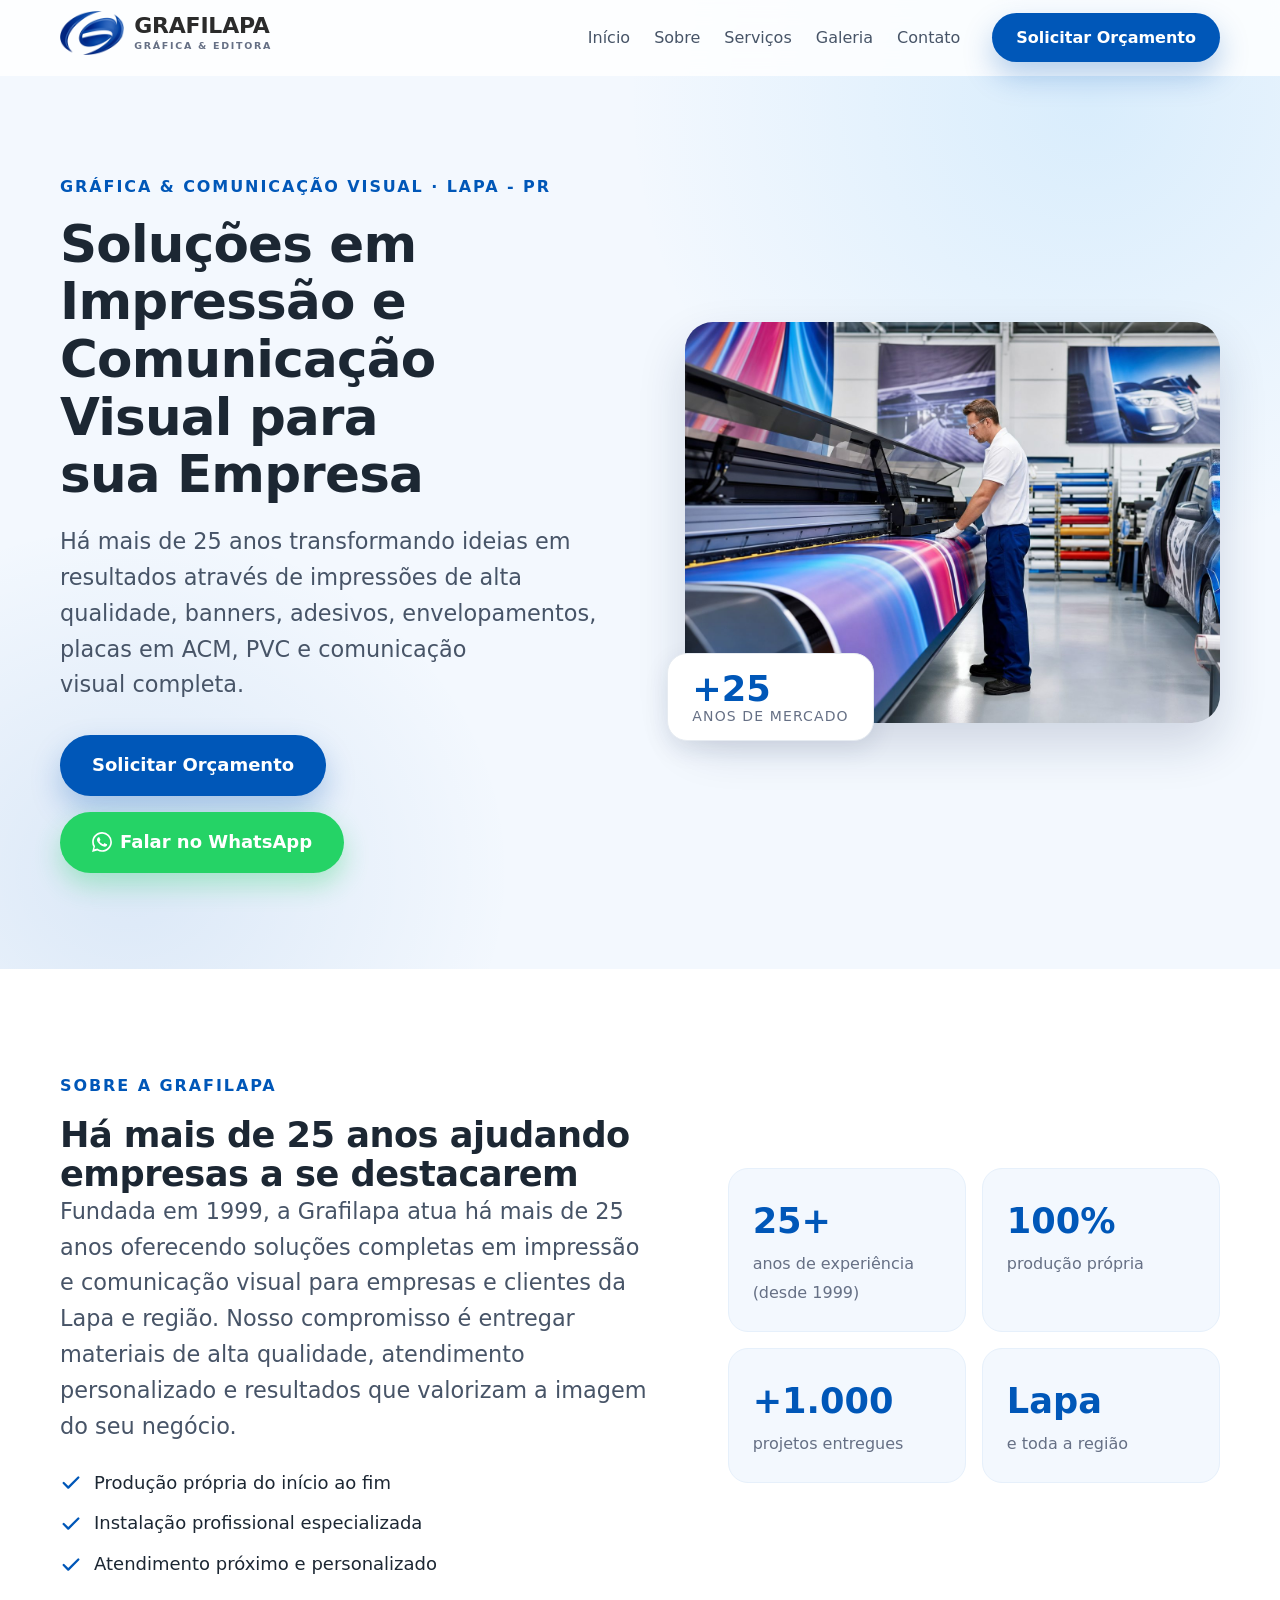
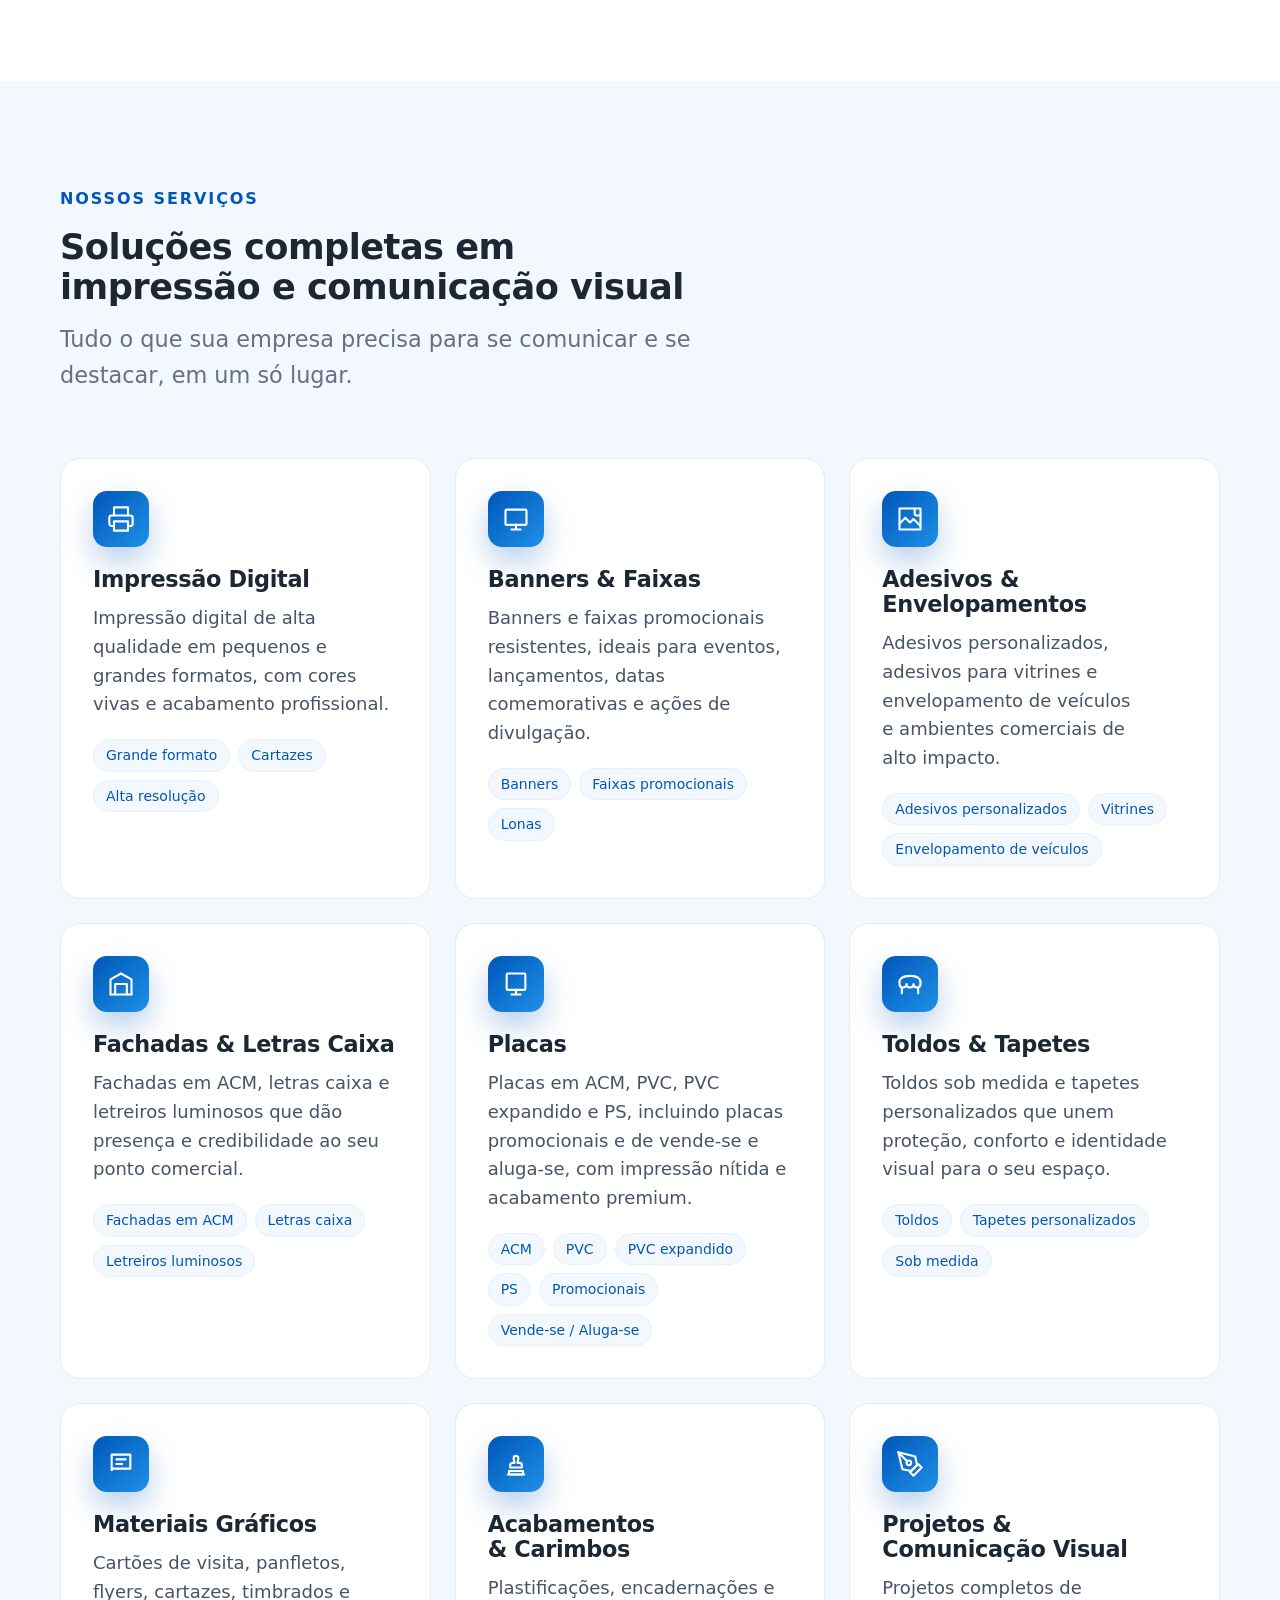
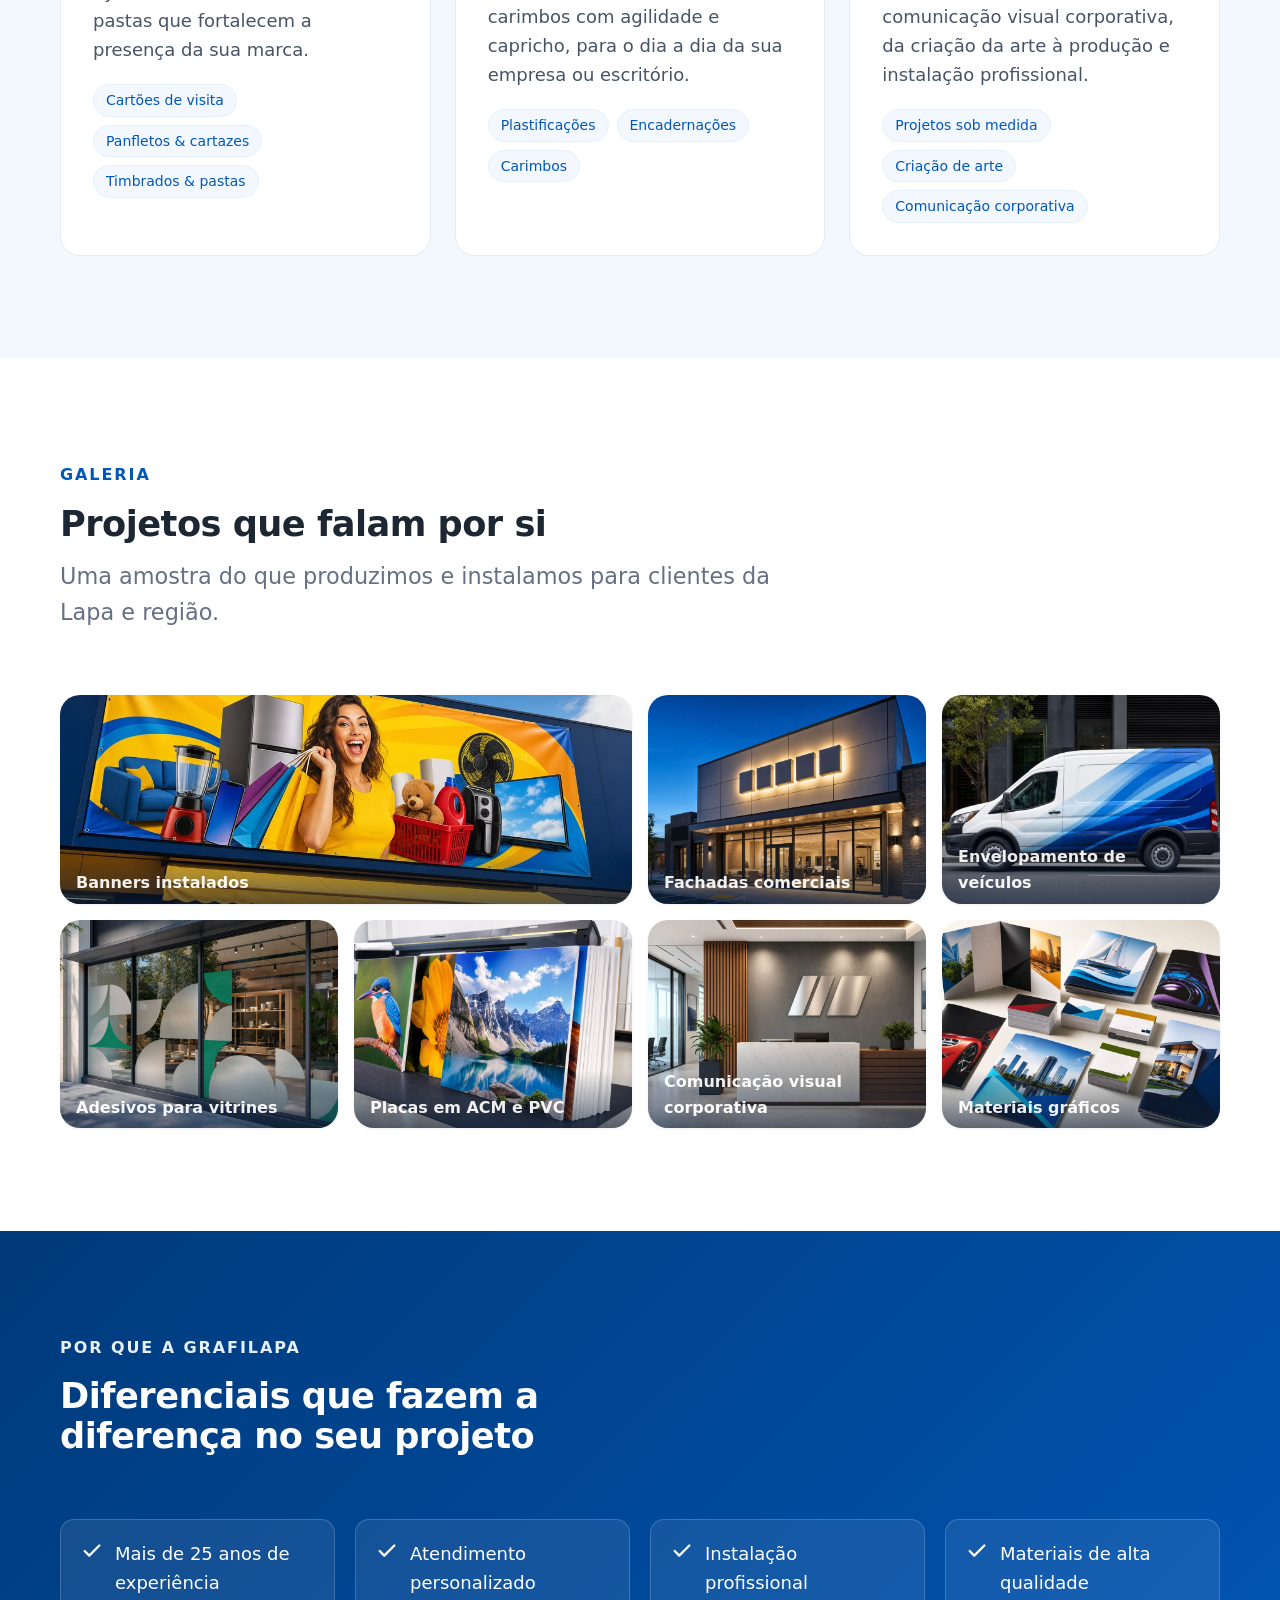
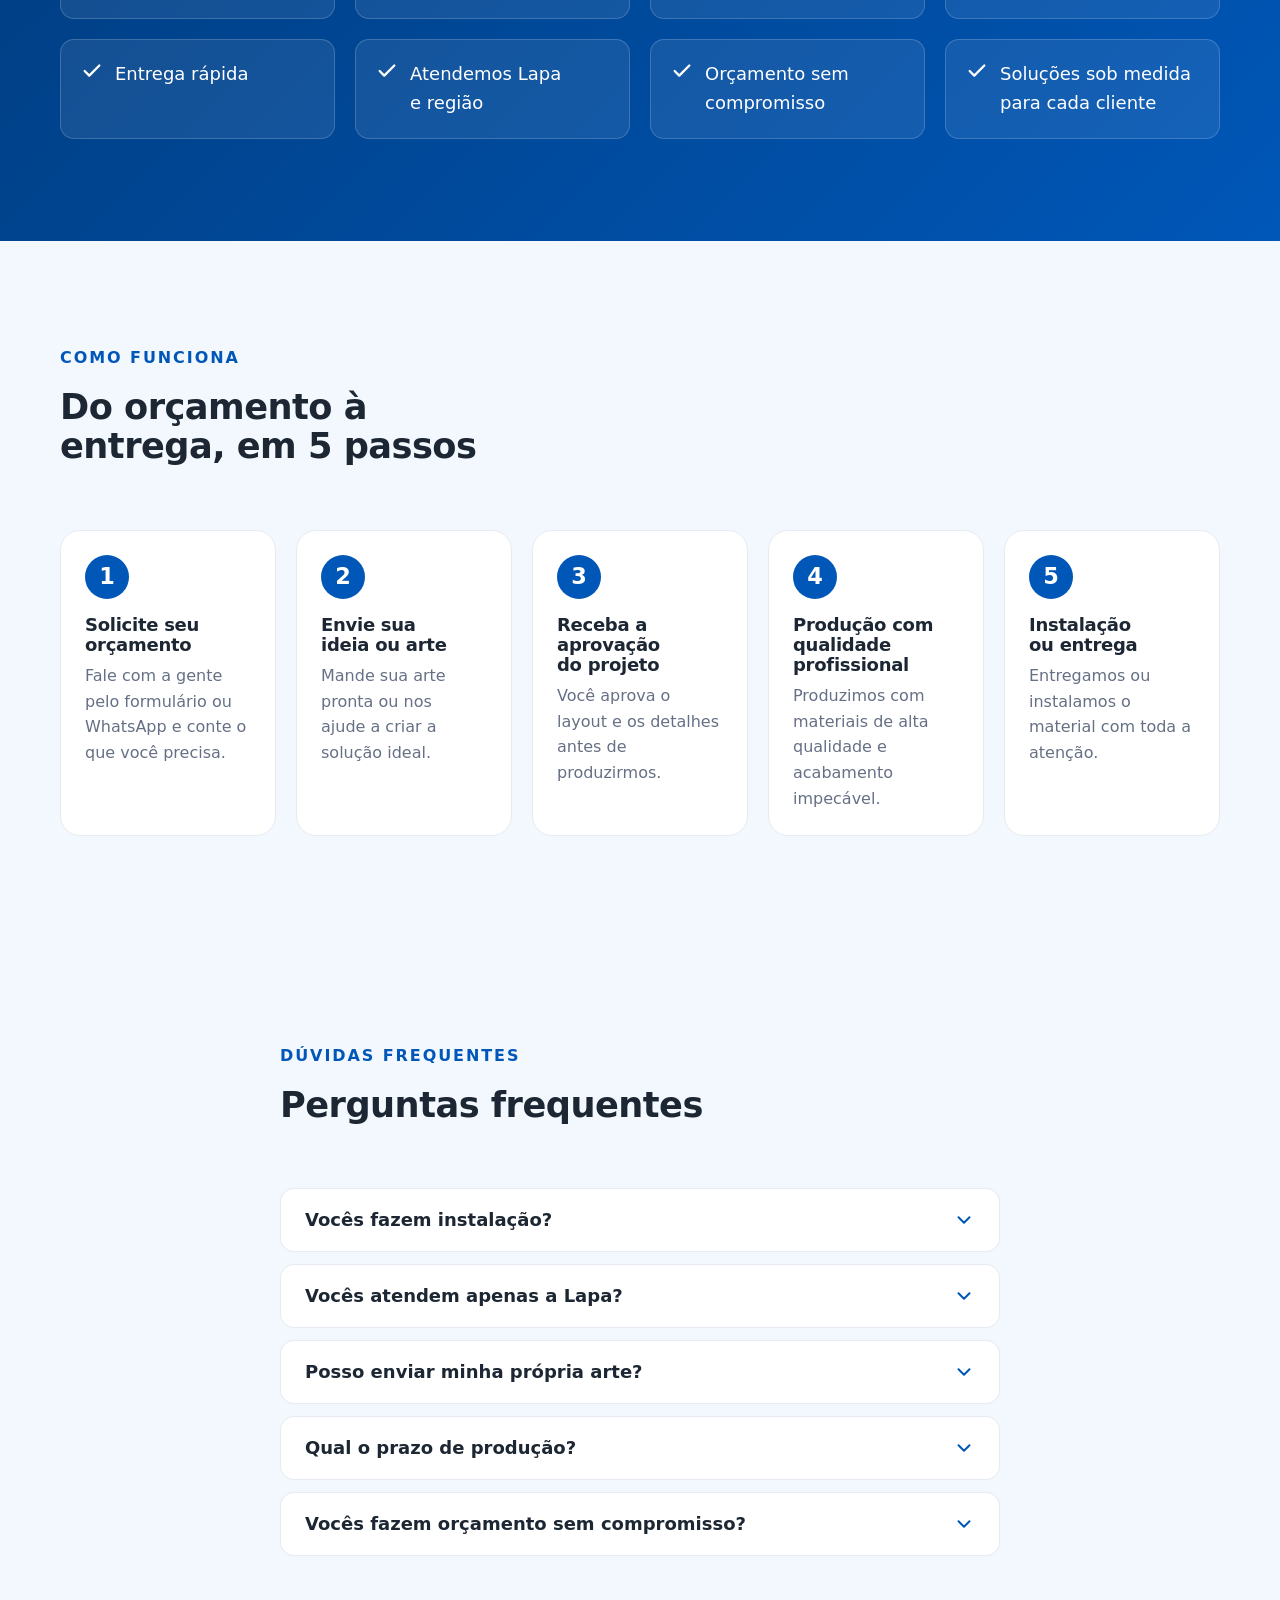
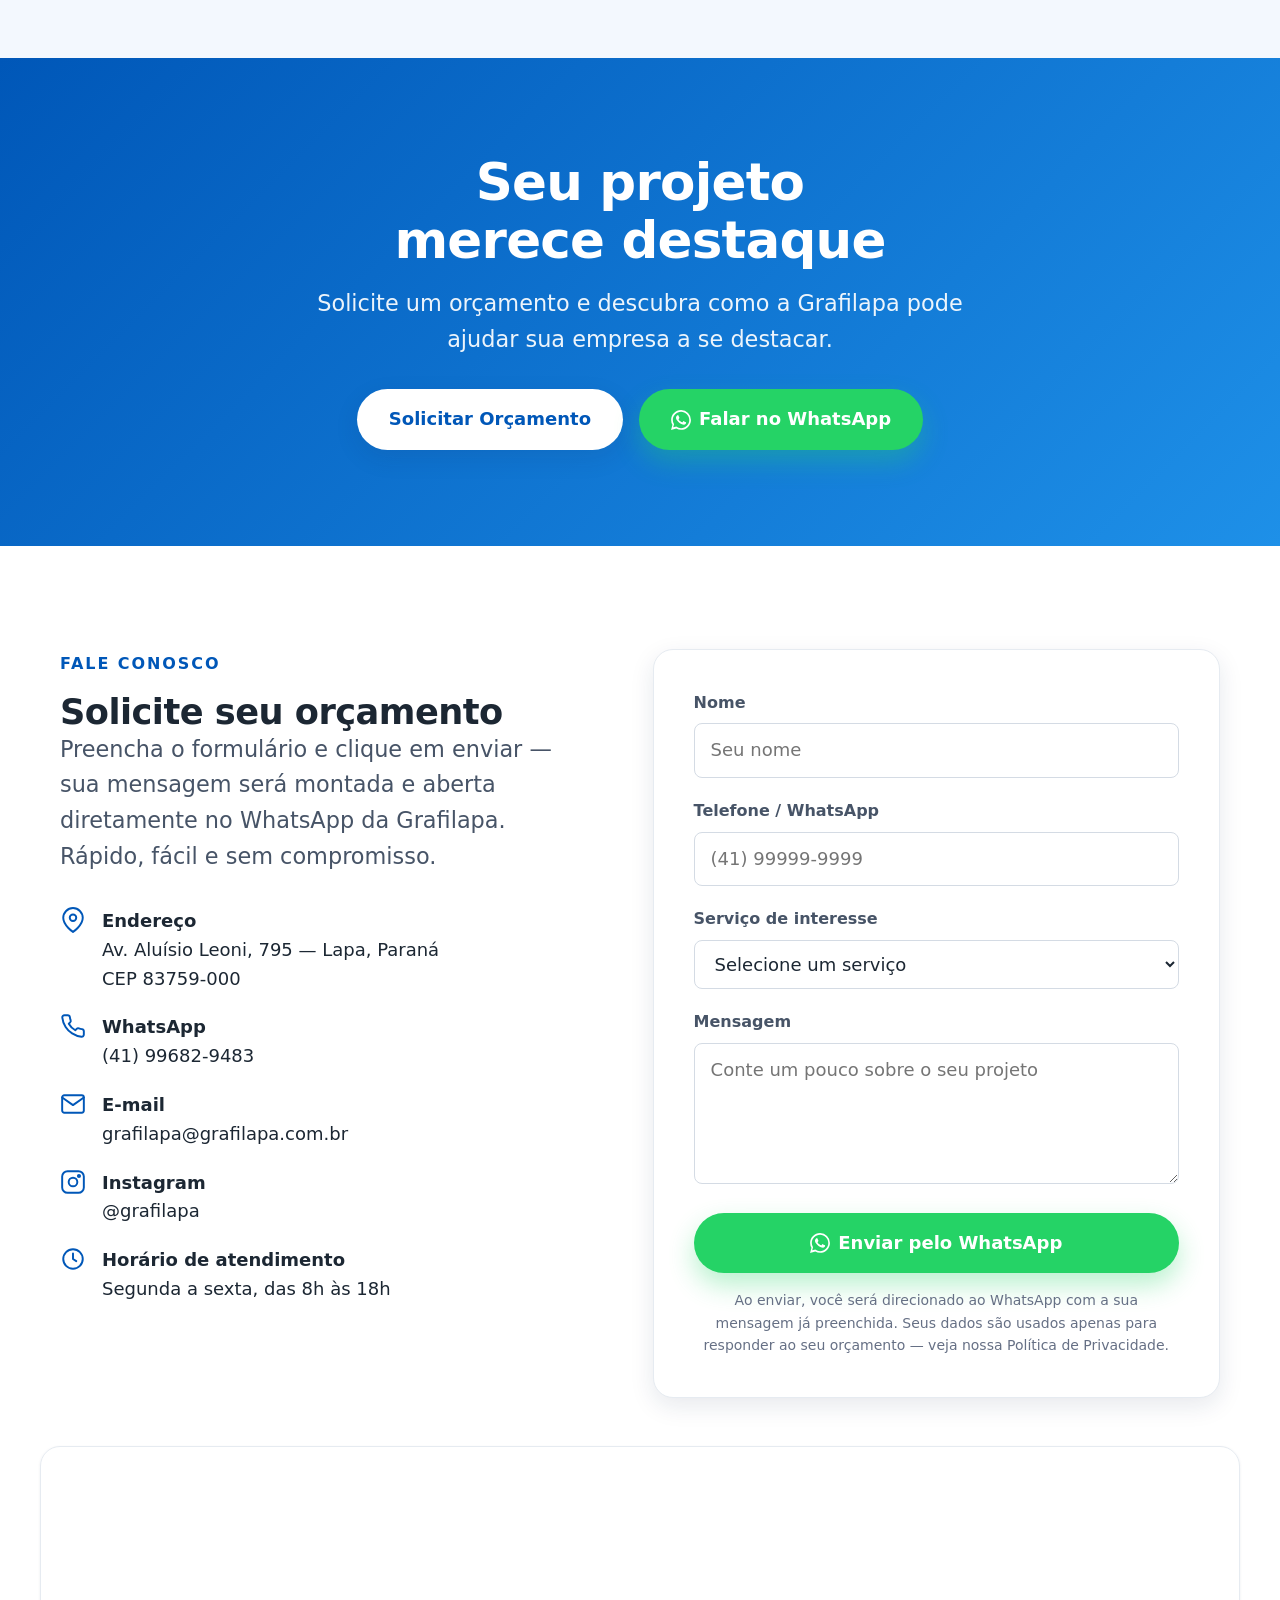
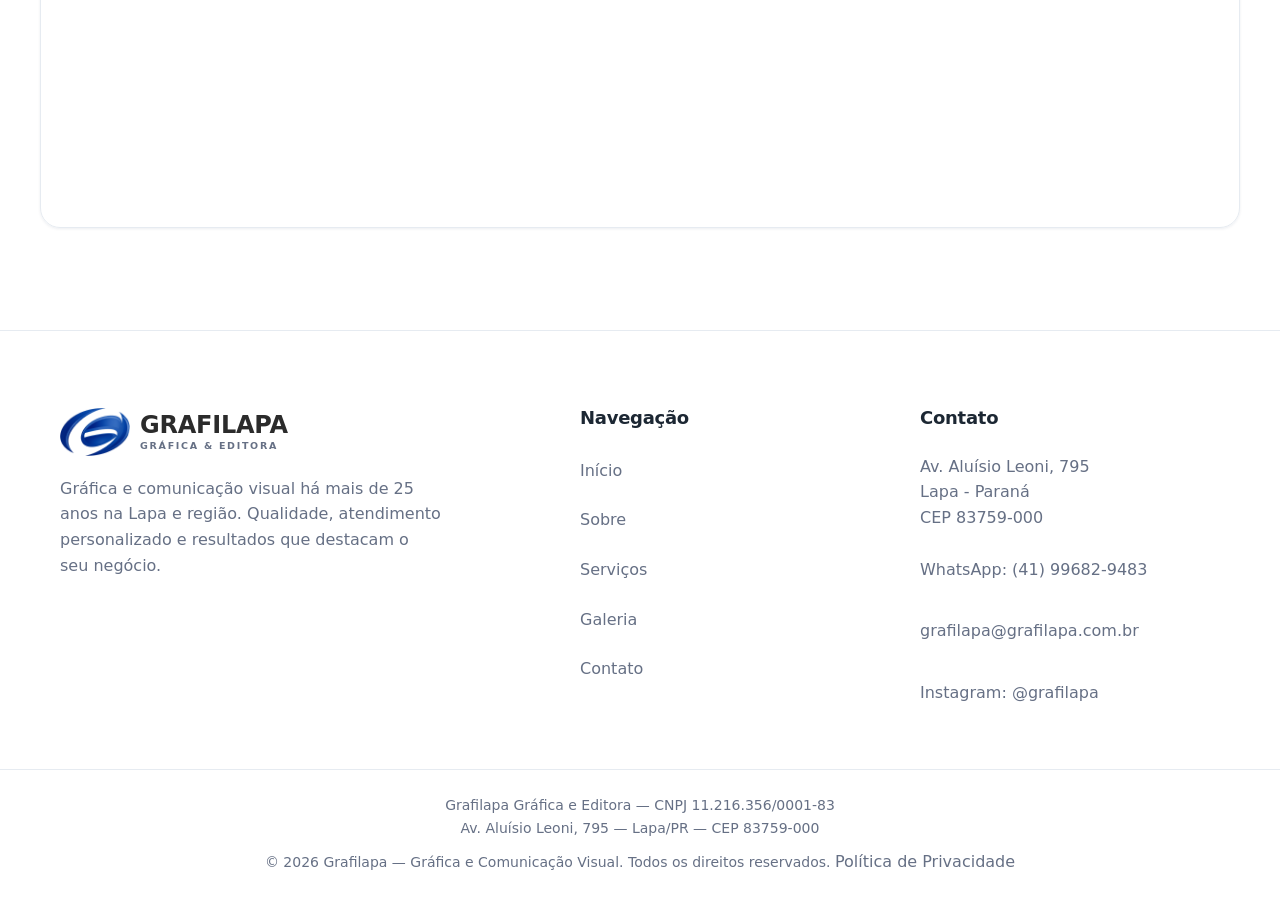
<file: Grafilapa/index.html>
<!DOCTYPE html>
<html lang="pt-BR">
<head>
  <script>document.documentElement.classList.add('js');</script>
  <meta charset="UTF-8" />
  <meta name="viewport" content="width=device-width, initial-scale=1.0" />
  <title>Grafilapa | Gráfica e Comunicação Visual na Lapa - PR</title>
  <meta name="description" content="Gráfica e comunicação visual na Lapa - PR. Há mais de 25 anos em impressão digital, banners, adesivos, envelopamentos, placas em ACM, PVC, PVC expandido e PS, fachadas, letras caixa, letreiros luminosos, toldos e materiais gráficos. Orçamento sem compromisso." />
  <meta name="author" content="Grafilapa" />
  <meta name="robots" content="index, follow" />
  <meta name="theme-color" content="#0057B8" />
  <link rel="canonical" href="https://grafilapa.com.br/" />

  <!-- Open Graph -->
  <meta property="og:type" content="business.business" />
  <meta property="og:site_name" content="Grafilapa" />
  <meta property="og:locale" content="pt_BR" />
  <meta property="og:title" content="Grafilapa | Gráfica e Comunicação Visual na Lapa - PR" />
  <meta property="og:description" content="Há mais de 25 anos transformando ideias em resultados: impressão digital, banners, adesivos, envelopamentos, placas em ACM, PVC e comunicação visual completa na Lapa e região." />
  <meta property="og:url" content="https://grafilapa.com.br/" />
  <meta property="og:image" content="https://grafilapa.com.br/assets/img/og-image.jpg" />
  <meta property="og:image:width" content="1200" />
  <meta property="og:image:height" content="630" />

  <!-- Twitter -->
  <meta name="twitter:card" content="summary_large_image" />
  <meta name="twitter:title" content="Grafilapa | Gráfica e Comunicação Visual na Lapa - PR" />
  <meta name="twitter:description" content="Impressão digital, banners, adesivos, envelopamento e comunicação visual completa na Lapa - PR. Orçamento sem compromisso." />
  <meta name="twitter:image" content="https://grafilapa.com.br/assets/img/og-image.jpg" />

  <!-- Favicon -->
  <link rel="icon" href="/favicon.ico" sizes="any" />
  <link rel="icon" type="image/png" sizes="32x32" href="assets/img/favicon-32.png" />
  <link rel="icon" type="image/png" sizes="16x16" href="assets/img/favicon-16.png" />
  <link rel="apple-touch-icon" href="assets/img/apple-touch-icon.png" />

  <!-- Fonts: Cabinet Grotesk (display) + General Sans (body) -->
  <link rel="preconnect" href="https://api.fontshare.com" crossorigin />
  <link href="https://api.fontshare.com/v2/css?f[]=cabinet-grotesk@500,700,800&f[]=general-sans@400,500,600,700&display=swap" rel="stylesheet" />

  <!-- Preload hero -->
  <link rel="preload" as="image" href="assets/img/foto-principal.jpg" />

  <link rel="stylesheet" href="assets/css/style.css" />

  <!-- Schema.org LocalBusiness -->
  <script type="application/ld+json">
  {
    "@context": "https://schema.org",
    "@type": "LocalBusiness",
    "name": "Grafilapa",
    "description": "Gráfica e comunicação visual com mais de 25 anos de mercado: impressão digital, banners, adesivos, envelopamentos, placas em ACM, PVC, PVC expandido e PS, fachadas, letras caixa, letreiros luminosos, toldos e materiais gráficos.",
    "image": "https://grafilapa.com.br/assets/img/og-image.jpg",
    "url": "https://grafilapa.com.br/",
    "telephone": "+5541996829483",
    "email": "grafilapa@grafilapa.com.br",
    "priceRange": "$$",
    "foundingDate": "1999",
    "taxID": "11.216.356/0001-83",
    "legalName": "Grafilapa Gráfica e Editora",
    "address": {
      "@type": "PostalAddress",
      "streetAddress": "Av. Aluísio Leoni, 795",
      "addressLocality": "Lapa",
      "addressRegion": "PR",
      "postalCode": "83759-000",
      "addressCountry": "BR"
    },
    "areaServed": {
      "@type": "GeoCircle",
      "name": "Lapa e região - Paraná"
    },
    "sameAs": ["https://instagram.com/grafilapa"],
    "openingHoursSpecification": {
      "@type": "OpeningHoursSpecification",
      "dayOfWeek": ["Monday","Tuesday","Wednesday","Thursday","Friday"],
      "opens": "08:00",
      "closes": "18:00"
    }
  }
  </script>
</head>
<body>
  <a href="#main" class="skip-link">Ir para o conteúdo</a>

  <!-- ===== HEADER ===== -->
  <header class="header" id="header">
    <div class="container header__inner">
      <a href="#inicio" class="header__brand" aria-label="Grafilapa - Início">
        <span class="brand">
          <img src="assets/img/logo-mark.png" alt="" width="292" height="200" class="brand__mark" />
          <span class="brand__text">
            <span class="brand__name">GRAFILAPA</span>
            <span class="brand__tag">Gráfica &amp; Editora</span>
          </span>
          <span class="sr-only">Grafilapa - Gráfica e Editora</span>
        </span>
      </a>
      <nav class="nav" id="nav" aria-label="Navegação principal">
        <ul class="nav__list" role="list">
          <li><a href="#inicio" class="nav__link">Início</a></li>
          <li><a href="#sobre" class="nav__link">Sobre</a></li>
          <li><a href="#servicos" class="nav__link">Serviços</a></li>
          <li><a href="#galeria" class="nav__link">Galeria</a></li>
          <li><a href="#contato" class="nav__link">Contato</a></li>
        </ul>
        <a href="https://wa.me/5541996829483?text=Ol%C3%A1!%20Gostaria%20de%20solicitar%20um%20or%C3%A7amento." class="btn btn--primary nav__cta" target="_blank" rel="noopener">Solicitar Orçamento</a>
      </nav>
      <button class="nav__toggle" id="navToggle" aria-label="Abrir menu" aria-expanded="false" aria-controls="nav">
        <span></span><span></span><span></span>
      </button>
    </div>
  </header>

  <main id="main">
    <!-- ===== HERO ===== -->
    <section class="hero" id="inicio">
      <div class="hero__bg" aria-hidden="true"></div>
      <div class="container hero__inner">
        <div class="hero__content">
          <span class="eyebrow reveal">Gráfica & Comunicação Visual · Lapa - PR</span>
          <h1 class="hero__title reveal">Soluções em Impressão e Comunicação Visual para sua Empresa</h1>
          <p class="hero__lead reveal">Há mais de 25 anos transformando ideias em resultados através de impressões de alta qualidade, banners, adesivos, envelopamentos, placas em ACM, PVC e comunicação visual completa.</p>
          <div class="hero__actions reveal">
            <a href="#contato" class="btn btn--primary btn--lg">Solicitar Orçamento</a>
            <a href="https://wa.me/5541996829483?text=Ol%C3%A1!%20Gostaria%20de%20solicitar%20um%20or%C3%A7amento." class="btn btn--whatsapp btn--lg" target="_blank" rel="noopener">
              <svg viewBox="0 0 24 24" width="20" height="20" fill="currentColor" aria-hidden="true"><path d="M.057 24l1.687-6.163a11.867 11.867 0 01-1.587-5.945C.16 5.335 5.495 0 12.05 0a11.817 11.817 0 018.413 3.488 11.824 11.824 0 013.48 8.414c-.003 6.557-5.338 11.892-11.893 11.892a11.9 11.9 0 01-5.688-1.448L.057 24zm6.597-3.807c1.676.995 3.276 1.591 5.392 1.592 5.448 0 9.886-4.434 9.889-9.885.002-5.462-4.415-9.89-9.881-9.892-5.452 0-9.887 4.434-9.889 9.884a9.87 9.87 0 001.519 5.276l-.999 3.648 3.97-1.024zm11.387-5.464c-.074-.124-.272-.198-.57-.347-.297-.149-1.758-.868-2.031-.967-.272-.099-.47-.149-.669.149-.198.297-.768.967-.941 1.165-.173.198-.347.223-.644.074-.297-.149-1.255-.462-2.39-1.475-.883-.788-1.48-1.761-1.653-2.059-.173-.297-.018-.458.13-.606.134-.133.297-.347.446-.521.151-.172.2-.296.3-.495.099-.198.05-.372-.025-.521-.075-.148-.669-1.611-.916-2.206-.242-.579-.487-.501-.669-.51l-.57-.01c-.198 0-.52.074-.792.372s-1.04 1.016-1.04 2.479 1.065 2.876 1.213 3.074c.149.198 2.095 3.2 5.076 4.487.709.306 1.263.489 1.694.626.712.226 1.36.194 1.872.118.571-.085 1.758-.719 2.006-1.413.248-.695.248-1.29.173-1.414z"/></svg>
              Falar no WhatsApp
            </a>
          </div>
        </div>
        <div class="hero__media reveal">
          <img src="assets/img/foto-principal.jpg" alt="Técnico operando impressora de grande formato produzindo um banner colorido em gráfica profissional" width="1536" height="1024" fetchpriority="high" />
          <div class="hero__badge" aria-hidden="true">
            <strong>+25</strong>
            <span>anos de mercado</span>
          </div>
        </div>
      </div>
    </section>

    <!-- ===== SOBRE ===== -->
    <section class="section" id="sobre">
      <div class="container about">
        <div class="about__text reveal">
          <span class="eyebrow">Sobre a Grafilapa</span>
          <h2 class="section__title">Há mais de 25 anos ajudando empresas a se destacarem</h2>
          <p>Fundada em 1999, a Grafilapa atua há mais de 25 anos oferecendo soluções completas em impressão e comunicação visual para empresas e clientes da Lapa e região. Nosso compromisso é entregar materiais de alta qualidade, atendimento personalizado e resultados que valorizam a imagem do seu negócio.</p>
          <ul class="about__points" role="list">
            <li><svg class="ico-check" viewBox="0 0 24 24" aria-hidden="true"><path d="M20 6L9 17l-5-5"/></svg> Produção própria do início ao fim</li>
            <li><svg class="ico-check" viewBox="0 0 24 24" aria-hidden="true"><path d="M20 6L9 17l-5-5"/></svg> Instalação profissional especializada</li>
            <li><svg class="ico-check" viewBox="0 0 24 24" aria-hidden="true"><path d="M20 6L9 17l-5-5"/></svg> Atendimento próximo e personalizado</li>
          </ul>
        </div>
        <div class="about__stats reveal">
          <div class="stat"><strong>25+</strong><span>anos de experiência (desde 1999)</span></div>
          <div class="stat"><strong>100%</strong><span>produção própria</span></div>
          <div class="stat"><strong>+1.000</strong><span>projetos entregues</span></div>
          <div class="stat"><strong>Lapa</strong><span>e toda a região</span></div>
        </div>
      </div>
    </section>

    <!-- ===== SERVIÇOS ===== -->
    <section class="section section--alt" id="servicos">
      <div class="container">
        <div class="section__head reveal">
          <span class="eyebrow">Nossos Serviços</span>
          <h2 class="section__title">Soluções completas em impressão e comunicação visual</h2>
          <p class="section__sub">Tudo o que sua empresa precisa para se comunicar e se destacar, em um só lugar.</p>
        </div>
        <div class="services">
          <article class="service reveal">
            <span class="service__icon">
              <svg viewBox="0 0 24 24" aria-hidden="true"><path d="M6 9V2h12v7"/><path d="M6 18H4a2 2 0 0 1-2-2v-5a2 2 0 0 1 2-2h16a2 2 0 0 1 2 2v5a2 2 0 0 1-2 2h-2"/><rect x="6" y="14" width="12" height="8"/></svg>
            </span>
            <h3 class="service__title">Impressão Digital</h3>
            <p>Impressão digital de alta qualidade em pequenos e grandes formatos, com cores vivas e acabamento profissional.</p>
            <ul class="service__tags" role="list"><li>Grande formato</li><li>Cartazes</li><li>Alta resolução</li></ul>
          </article>

          <article class="service reveal">
            <span class="service__icon">
              <svg viewBox="0 0 24 24" aria-hidden="true"><rect x="3" y="4" width="18" height="13" rx="1"/><path d="M8 21h8M12 17v4"/></svg>
            </span>
            <h3 class="service__title">Banners & Faixas</h3>
            <p>Banners e faixas promocionais resistentes, ideais para eventos, lançamentos, datas comemorativas e ações de divulgação.</p>
            <ul class="service__tags" role="list"><li>Banners</li><li>Faixas promocionais</li><li>Lonas</li></ul>
          </article>

          <article class="service reveal">
            <span class="service__icon">
              <svg viewBox="0 0 24 24" aria-hidden="true"><path d="M3 3h18v18H3z"/><path d="M16 3v4a2 2 0 0 0 2 2h3"/><path d="M3 16l5-5 4 4 3-3 6 6"/></svg>
            </span>
            <h3 class="service__title">Adesivos & Envelopamentos</h3>
            <p>Adesivos personalizados, adesivos para vitrines e envelopamento de veículos e ambientes comerciais de alto impacto.</p>
            <ul class="service__tags" role="list"><li>Adesivos personalizados</li><li>Vitrines</li><li>Envelopamento de veículos</li></ul>
          </article>

          <article class="service reveal">
            <span class="service__icon">
              <svg viewBox="0 0 24 24" aria-hidden="true"><path d="M3 21V8l9-5 9 5v13"/><path d="M3 21h18"/><path d="M7 21v-9h10v9"/></svg>
            </span>
            <h3 class="service__title">Fachadas & Letras Caixa</h3>
            <p>Fachadas em ACM, letras caixa e letreiros luminosos que dão presença e credibilidade ao seu ponto comercial.</p>
            <ul class="service__tags" role="list"><li>Fachadas em ACM</li><li>Letras caixa</li><li>Letreiros luminosos</li></ul>
          </article>

          <article class="service reveal">
            <span class="service__icon">
              <svg viewBox="0 0 24 24" aria-hidden="true"><rect x="4" y="3" width="16" height="14" rx="1"/><path d="M12 17v4M8 21h8"/></svg>
            </span>
            <h3 class="service__title">Placas</h3>
            <p>Placas em ACM, PVC, PVC expandido e PS, incluindo placas promocionais e de vende-se e aluga-se, com impressão nítida e acabamento premium.</p>
            <ul class="service__tags" role="list"><li>ACM</li><li>PVC</li><li>PVC expandido</li><li>PS</li><li>Promocionais</li><li>Vende-se / Aluga-se</li></ul>
          </article>

          <article class="service reveal">
            <span class="service__icon">
              <svg viewBox="0 0 24 24" aria-hidden="true"><path d="M3 10c0-2 2-5 9-5s9 3 9 5"/><path d="M3 10v2c0 1.5 1 3 3 3s3-1.5 3-3c0 1.5 1 3 3 3s3-1.5 3-3c0 1.5 1 3 3 3s3-1.5 3-3v-2"/><path d="M5 15v5M19 15v5"/></svg>
            </span>
            <h3 class="service__title">Toldos & Tapetes</h3>
            <p>Toldos sob medida e tapetes personalizados que unem proteção, conforto e identidade visual para o seu espaço.</p>
            <ul class="service__tags" role="list"><li>Toldos</li><li>Tapetes personalizados</li><li>Sob medida</li></ul>
          </article>

          <article class="service reveal">
            <span class="service__icon">
              <svg viewBox="0 0 24 24" aria-hidden="true"><path d="M4 4h16v12H5.17L4 17.17V4z"/><path d="M8 8h8M8 12h5"/></svg>
            </span>
            <h3 class="service__title">Materiais Gráficos</h3>
            <p>Cartões de visita, panfletos, flyers, cartazes, timbrados e pastas que fortalecem a presença da sua marca.</p>
            <ul class="service__tags" role="list"><li>Cartões de visita</li><li>Panfletos & cartazes</li><li>Timbrados & pastas</li></ul>
          </article>

          <article class="service reveal">
            <span class="service__icon">
              <svg viewBox="0 0 24 24" aria-hidden="true"><path d="M5 21h14"/><path d="M6 18h12v3H6z"/><path d="M14 7a2 2 0 1 0-4 0c0 1.5.7 2.4.7 4H9a2 2 0 0 0-2 2v2h10v-2a2 2 0 0 0-2-2h-1.7c0-1.6.7-2.5.7-4z"/></svg>
            </span>
            <h3 class="service__title">Acabamentos & Carimbos</h3>
            <p>Plastificações, encadernações e carimbos com agilidade e capricho, para o dia a dia da sua empresa ou escritório.</p>
            <ul class="service__tags" role="list"><li>Plastificações</li><li>Encadernações</li><li>Carimbos</li></ul>
          </article>

          <article class="service reveal">
            <span class="service__icon">
              <svg viewBox="0 0 24 24" aria-hidden="true"><path d="M12 19l7-7 3 3-7 7-3-3z"/><path d="M18 13l-1.5-7.5L2 2l3.5 14.5L13 18l5-5z"/><path d="M2 2l7.586 7.586"/><circle cx="11" cy="11" r="2"/></svg>
            </span>
            <h3 class="service__title">Projetos & Comunicação Visual</h3>
            <p>Projetos completos de comunicação visual corporativa, da criação da arte à produção e instalação profissional.</p>
            <ul class="service__tags" role="list"><li>Projetos sob medida</li><li>Criação de arte</li><li>Comunicação corporativa</li></ul>
          </article>
        </div>
      </div>
    </section>

    <!-- ===== GALERIA ===== -->
    <section class="section" id="galeria">
      <div class="container">
        <div class="section__head reveal">
          <span class="eyebrow">Galeria</span>
          <h2 class="section__title">Projetos que falam por si</h2>
          <p class="section__sub">Uma amostra do que produzimos e instalamos para clientes da Lapa e região.</p>
        </div>
        <!-- TROCAR FOTOS: substitua os arquivos em assets/img/ mantendo os mesmos nomes.
     Consulte COMO-ATUALIZAR.md na raiz do projeto. Atualize tambem o texto alt="..." de cada foto. -->
        <div class="gallery">
          <figure class="gallery__item gallery__item--wide reveal">
            <img src="assets/img/galeria-1-banners.jpg" alt="Banner promocional de grande formato instalado na fachada de uma loja" loading="lazy" width="1000" height="666" />
            <figcaption>Banners instalados</figcaption>
          </figure>
          <figure class="gallery__item reveal">
            <img src="assets/img/galeria-2-fachadas.jpg" alt="Fachada comercial moderna com letreiro iluminado" loading="lazy" width="1000" height="666" />
            <figcaption>Fachadas comerciais</figcaption>
          </figure>
          <figure class="gallery__item reveal">
            <img src="assets/img/galeria-3-envelopamento.jpg" alt="Veículo comercial totalmente envelopado em vinil azul e branco" loading="lazy" width="1000" height="666" />
            <figcaption>Envelopamento de veículos</figcaption>
          </figure>
          <figure class="gallery__item reveal">
            <img src="assets/img/galeria-4-adesivos-vitrine.jpg" alt="Vitrine de loja com adesivos aplicados em vidro" loading="lazy" width="1000" height="666" />
            <figcaption>Adesivos para vitrines</figcaption>
          </figure>
          <figure class="gallery__item reveal">
            <img src="assets/img/galeria-5-placas.jpg" alt="Placas em ACM e PVC impressas em alta qualidade" loading="lazy" width="1000" height="666" />
            <figcaption>Placas em ACM e PVC</figcaption>
          </figure>
          <figure class="gallery__item reveal">
            <img src="assets/img/galeria-6-comunicacao-visual.jpg" alt="Ambiente corporativo com comunicação visual e letreiro em metal" loading="lazy" width="1000" height="666" />
            <figcaption>Comunicação visual corporativa</figcaption>
          </figure>
          <figure class="gallery__item reveal">
            <img src="assets/img/galeria-7-materiais-graficos.jpg" alt="Materiais gráficos impressos: cartões de visita, flyers e folders" loading="lazy" width="1000" height="666" />
            <figcaption>Materiais gráficos</figcaption>
          </figure>
        </div>
      </div>
    </section>

    <!-- ===== DIFERENCIAIS ===== -->
    <section class="section section--dark" id="diferenciais">
      <div class="container">
        <div class="section__head reveal">
          <span class="eyebrow eyebrow--light">Por que a Grafilapa</span>
          <h2 class="section__title">Diferenciais que fazem a diferença no seu projeto</h2>
        </div>
        <ul class="diffs" role="list">
          <li class="reveal"><svg class="ico-check" viewBox="0 0 24 24" aria-hidden="true"><path d="M20 6L9 17l-5-5"/></svg> Mais de 25 anos de experiência</li>
          <li class="reveal"><svg class="ico-check" viewBox="0 0 24 24" aria-hidden="true"><path d="M20 6L9 17l-5-5"/></svg> Atendimento personalizado</li>
          <li class="reveal"><svg class="ico-check" viewBox="0 0 24 24" aria-hidden="true"><path d="M20 6L9 17l-5-5"/></svg> Instalação profissional</li>
          <li class="reveal"><svg class="ico-check" viewBox="0 0 24 24" aria-hidden="true"><path d="M20 6L9 17l-5-5"/></svg> Materiais de alta qualidade</li>
          <li class="reveal"><svg class="ico-check" viewBox="0 0 24 24" aria-hidden="true"><path d="M20 6L9 17l-5-5"/></svg> Entrega rápida</li>
          <li class="reveal"><svg class="ico-check" viewBox="0 0 24 24" aria-hidden="true"><path d="M20 6L9 17l-5-5"/></svg> Atendemos Lapa e região</li>
          <li class="reveal"><svg class="ico-check" viewBox="0 0 24 24" aria-hidden="true"><path d="M20 6L9 17l-5-5"/></svg> Orçamento sem compromisso</li>
          <li class="reveal"><svg class="ico-check" viewBox="0 0 24 24" aria-hidden="true"><path d="M20 6L9 17l-5-5"/></svg> Soluções sob medida para cada cliente</li>
        </ul>
      </div>
    </section>

    <!-- ===== COMO FUNCIONA ===== -->
    <section class="section section--alt" id="como-funciona">
      <div class="container">
        <div class="section__head reveal">
          <span class="eyebrow">Como funciona</span>
          <h2 class="section__title">Do orçamento à entrega, em 5 passos</h2>
        </div>
        <ol class="steps" role="list">
          <li class="step reveal"><span class="step__num">1</span><h3>Solicite seu orçamento</h3><p>Fale com a gente pelo formulário ou WhatsApp e conte o que você precisa.</p></li>
          <li class="step reveal"><span class="step__num">2</span><h3>Envie sua ideia ou arte</h3><p>Mande sua arte pronta ou nos ajude a criar a solução ideal.</p></li>
          <li class="step reveal"><span class="step__num">3</span><h3>Receba a aprovação do projeto</h3><p>Você aprova o layout e os detalhes antes de produzirmos.</p></li>
          <li class="step reveal"><span class="step__num">4</span><h3>Produção com qualidade profissional</h3><p>Produzimos com materiais de alta qualidade e acabamento impecável.</p></li>
          <li class="step reveal"><span class="step__num">5</span><h3>Instalação ou entrega</h3><p>Entregamos ou instalamos o material com toda a atenção.</p></li>
        </ol>
      </div>
    </section>

    <!-- ===== DEPOIMENTOS =====
         Os depoimentos ficam no arquivo assets/js/depoimentos.js.
         Enquanto a lista estiver vazia, esta seção não aparece no site. -->
    <section class="section" id="depoimentos" hidden>
      <div class="container">
        <div class="section__head reveal">
          <span class="eyebrow">Depoimentos</span>
          <h2 class="section__title">O que nossos clientes dizem</h2>
        </div>
        <div class="testimonials" id="testimonials"></div>
      </div>
    </section>

    <!-- ===== FAQ ===== -->
    <section class="section section--alt" id="faq">
      <div class="container container--narrow">
        <div class="section__head reveal">
          <span class="eyebrow">Dúvidas frequentes</span>
          <h2 class="section__title">Perguntas frequentes</h2>
        </div>
        <div class="faq reveal" id="faq-list">
          <div class="faq__item">
            <h3><button class="faq__q" aria-expanded="false" aria-controls="faq-a1" id="faq-q1">Vocês fazem instalação?<svg class="faq__icon" viewBox="0 0 24 24" aria-hidden="true"><path d="M6 9l6 6 6-6"/></svg></button></h3>
            <div class="faq__a" id="faq-a1" role="region" aria-labelledby="faq-q1"><p>Sim, realizamos instalação profissional de diversos materiais, garantindo o melhor acabamento e durabilidade.</p></div>
          </div>
          <div class="faq__item">
            <h3><button class="faq__q" aria-expanded="false" aria-controls="faq-a2" id="faq-q2">Vocês atendem apenas a Lapa?<svg class="faq__icon" viewBox="0 0 24 24" aria-hidden="true"><path d="M6 9l6 6 6-6"/></svg></button></h3>
            <div class="faq__a" id="faq-a2" role="region" aria-labelledby="faq-q2"><p>Atendemos a Lapa e cidades da região, levando qualidade e atendimento próximo a empresas e clientes de todo o entorno.</p></div>
          </div>
          <div class="faq__item">
            <h3><button class="faq__q" aria-expanded="false" aria-controls="faq-a3" id="faq-q3">Posso enviar minha própria arte?<svg class="faq__icon" viewBox="0 0 24 24" aria-hidden="true"><path d="M6 9l6 6 6-6"/></svg></button></h3>
            <div class="faq__a" id="faq-a3" role="region" aria-labelledby="faq-q3"><p>Sim, você pode enviar sua arte pronta — ou podemos auxiliar na criação do material do jeitinho que você precisa.</p></div>
          </div>
          <div class="faq__item">
            <h3><button class="faq__q" aria-expanded="false" aria-controls="faq-a4" id="faq-q4">Qual o prazo de produção?<svg class="faq__icon" viewBox="0 0 24 24" aria-hidden="true"><path d="M6 9l6 6 6-6"/></svg></button></h3>
            <div class="faq__a" id="faq-a4" role="region" aria-labelledby="faq-q4"><p>O prazo varia conforme o projeto. Ao solicitar seu orçamento, informamos o prazo exato para a sua demanda.</p></div>
          </div>
          <div class="faq__item">
            <h3><button class="faq__q" aria-expanded="false" aria-controls="faq-a5" id="faq-q5">Vocês fazem orçamento sem compromisso?<svg class="faq__icon" viewBox="0 0 24 24" aria-hidden="true"><path d="M6 9l6 6 6-6"/></svg></button></h3>
            <div class="faq__a" id="faq-a5" role="region" aria-labelledby="faq-q5"><p>Sim. O orçamento é totalmente sem compromisso. Fale com a gente e descubra a melhor solução para o seu negócio.</p></div>
          </div>
        </div>
      </div>
    </section>

    <!-- ===== CTA FINAL ===== -->
    <section class="cta-final" id="cta">
      <div class="container cta-final__inner reveal">
        <h2 class="cta-final__title">Seu projeto merece destaque</h2>
        <p>Solicite um orçamento e descubra como a Grafilapa pode ajudar sua empresa a se destacar.</p>
        <div class="cta-final__actions">
          <a href="#contato" class="btn btn--primary btn--lg">Solicitar Orçamento</a>
          <a href="https://wa.me/5541996829483?text=Ol%C3%A1!%20Gostaria%20de%20solicitar%20um%20or%C3%A7amento." class="btn btn--whatsapp btn--lg" target="_blank" rel="noopener">
            <svg viewBox="0 0 24 24" width="20" height="20" fill="currentColor" aria-hidden="true"><path d="M.057 24l1.687-6.163a11.867 11.867 0 01-1.587-5.945C.16 5.335 5.495 0 12.05 0a11.817 11.817 0 018.413 3.488 11.824 11.824 0 013.48 8.414c-.003 6.557-5.338 11.892-11.893 11.892a11.9 11.9 0 01-5.688-1.448L.057 24zm6.597-3.807c1.676.995 3.276 1.591 5.392 1.592 5.448 0 9.886-4.434 9.889-9.885.002-5.462-4.415-9.89-9.881-9.892-5.452 0-9.887 4.434-9.889 9.884a9.87 9.87 0 001.519 5.276l-.999 3.648 3.97-1.024zm11.387-5.464c-.074-.124-.272-.198-.57-.347-.297-.149-1.758-.868-2.031-.967-.272-.099-.47-.149-.669.149-.198.297-.768.967-.941 1.165-.173.198-.347.223-.644.074-.297-.149-1.255-.462-2.39-1.475-.883-.788-1.48-1.761-1.653-2.059-.173-.297-.018-.458.13-.606.134-.133.297-.347.446-.521.151-.172.2-.296.3-.495.099-.198.05-.372-.025-.521-.075-.148-.669-1.611-.916-2.206-.242-.579-.487-.501-.669-.51l-.57-.01c-.198 0-.52.074-.792.372s-1.04 1.016-1.04 2.479 1.065 2.876 1.213 3.074c.149.198 2.095 3.2 5.076 4.487.709.306 1.263.489 1.694.626.712.226 1.36.194 1.872.118.571-.085 1.758-.719 2.006-1.413.248-.695.248-1.29.173-1.414z"/></svg>
            Falar no WhatsApp
          </a>
        </div>
      </div>
    </section>

    <!-- ===== CONTATO ===== -->
    <section class="section" id="contato">
      <div class="container contact">
        <div class="contact__info reveal">
          <span class="eyebrow">Fale conosco</span>
          <h2 class="section__title">Solicite seu orçamento</h2>
          <p>Preencha o formulário e clique em enviar — sua mensagem será montada e aberta diretamente no WhatsApp da Grafilapa. Rápido, fácil e sem compromisso.</p>
          <ul class="contact__list" role="list">
            <li>
              <svg viewBox="0 0 24 24" aria-hidden="true"><path d="M21 10c0 7-9 13-9 13s-9-6-9-13a9 9 0 0 1 18 0z"/><circle cx="12" cy="10" r="3"/></svg>
              <span><strong>Endereço</strong>Av. Aluísio Leoni, 795 — Lapa, Paraná<br>CEP 83759-000</span>
            </li>
            <li>
              <svg viewBox="0 0 24 24" aria-hidden="true"><path d="M22 16.92v3a2 2 0 0 1-2.18 2 19.79 19.79 0 0 1-8.63-3.07 19.5 19.5 0 0 1-6-6 19.79 19.79 0 0 1-3.07-8.67A2 2 0 0 1 4.11 2h3a2 2 0 0 1 2 1.72c.13.96.36 1.9.7 2.81a2 2 0 0 1-.45 2.11L8.09 9.91a16 16 0 0 0 6 6l1.27-1.27a2 2 0 0 1 2.11-.45c.91.34 1.85.57 2.81.7A2 2 0 0 1 22 16.92z"/></svg>
              <span><strong>WhatsApp</strong>(41) 99682-9483</span>
            </li>
            <li>
              <svg viewBox="0 0 24 24" aria-hidden="true"><rect x="2" y="4" width="20" height="16" rx="2"/><path d="M22 6l-10 7L2 6"/></svg>
              <span><strong>E-mail</strong><a href="mailto:grafilapa@grafilapa.com.br">grafilapa@grafilapa.com.br</a></span>
            </li>
            <li>
              <svg viewBox="0 0 24 24" aria-hidden="true"><rect x="2" y="2" width="20" height="20" rx="5"/><circle cx="12" cy="12" r="4"/><circle cx="17.5" cy="6.5" r="1"/></svg>
              <span><strong>Instagram</strong><a href="https://instagram.com/grafilapa" target="_blank" rel="noopener">@grafilapa</a></span>
            </li>
            <li>
              <svg viewBox="0 0 24 24" aria-hidden="true"><circle cx="12" cy="12" r="9"/><path d="M12 7v5l3 2"/></svg>
              <span><strong>Horário de atendimento</strong>Segunda a sexta, das 8h às 18h</span>
            </li>
          </ul>

        </div>
        <form class="contact__form reveal" id="contactForm" novalidate>
          <div class="field">
            <label for="nome">Nome</label>
            <input type="text" id="nome" name="nome" required autocomplete="name" placeholder="Seu nome" />
          </div>
          <div class="field">
            <label for="telefone">Telefone / WhatsApp</label>
            <input type="tel" id="telefone" name="telefone" required autocomplete="tel" placeholder="(41) 99999-9999" />
          </div>
          <div class="field">
            <label for="servico">Serviço de interesse</label>
            <select id="servico" name="servico" required>
              <option value="" disabled selected>Selecione um serviço</option>
              <option>Impressão Digital</option>
              <option>Banners e Faixas</option>
              <option>Adesivos Personalizados</option>
              <option>Adesivos para Vitrines</option>
              <option>Envelopamento de Veículos</option>
              <option>Envelopamento Comercial</option>
              <option>Placas (ACM, PVC, PVC expandido, PS)</option>
              <option>Placas de Vende-se / Aluga-se</option>
              <option>Fachadas em ACM</option>
              <option>Letras Caixa</option>
              <option>Letreiros Luminosos</option>
              <option>Toldos</option>
              <option>Tapetes Personalizados</option>
              <option>Materiais Gráficos (cartões, panfletos, cartazes, timbrados, pastas)</option>
              <option>Plastificações e Encadernações</option>
              <option>Carimbos</option>
              <option>Projetos de Comunicação Visual</option>
              <option>Outro</option>
            </select>
          </div>
          <div class="field">
            <label for="mensagem">Mensagem</label>
            <textarea id="mensagem" name="mensagem" rows="4" placeholder="Conte um pouco sobre o seu projeto"></textarea>
          </div>
          <button type="submit" class="btn btn--whatsapp btn--lg btn--block">
            <svg viewBox="0 0 24 24" width="20" height="20" fill="currentColor" aria-hidden="true"><path d="M.057 24l1.687-6.163a11.867 11.867 0 01-1.587-5.945C.16 5.335 5.495 0 12.05 0a11.817 11.817 0 018.413 3.488 11.824 11.824 0 013.48 8.414c-.003 6.557-5.338 11.892-11.893 11.892a11.9 11.9 0 01-5.688-1.448L.057 24zm6.597-3.807c1.676.995 3.276 1.591 5.392 1.592 5.448 0 9.886-4.434 9.889-9.885.002-5.462-4.415-9.89-9.881-9.892-5.452 0-9.887 4.434-9.889 9.884a9.87 9.87 0 001.519 5.276l-.999 3.648 3.97-1.024zm11.387-5.464c-.074-.124-.272-.198-.57-.347-.297-.149-1.758-.868-2.031-.967-.272-.099-.47-.149-.669.149-.198.297-.768.967-.941 1.165-.173.198-.347.223-.644.074-.297-.149-1.255-.462-2.39-1.475-.883-.788-1.48-1.761-1.653-2.059-.173-.297-.018-.458.13-.606.134-.133.297-.347.446-.521.151-.172.2-.296.3-.495.099-.198.05-.372-.025-.521-.075-.148-.669-1.611-.916-2.206-.242-.579-.487-.501-.669-.51l-.57-.01c-.198 0-.52.074-.792.372s-1.04 1.016-1.04 2.479 1.065 2.876 1.213 3.074c.149.198 2.095 3.2 5.076 4.487.709.306 1.263.489 1.694.626.712.226 1.36.194 1.872.118.571-.085 1.758-.719 2.006-1.413.248-.695.248-1.29.173-1.414z"/></svg>
            Enviar pelo WhatsApp
          </button>
          <p class="contact__note">Ao enviar, você será direcionado ao WhatsApp com a sua mensagem já preenchida. Seus dados são usados apenas para responder ao seu orçamento — veja nossa <a href="privacidade.html">Política de Privacidade</a>.</p>
        </form>
      </div>
      <div class="container map reveal">
        <iframe
          src="https://www.google.com/maps?q=Av.%20Alu%C3%ADsio%20Leoni%2C%20795%2C%20Lapa%20-%20PR%2C%2083759-000&output=embed"
          title="Mapa com a localização da Grafilapa na Av. Aluísio Leoni, 795, Lapa - PR"
          loading="lazy" referrerpolicy="no-referrer-when-downgrade" allowfullscreen></iframe>
      </div>
    </section>
  </main>

  <!-- ===== FOOTER ===== -->
  <footer class="footer">
    <div class="container footer__inner">
      <div class="footer__brand">
        <span class="brand brand--footer">
          <img src="assets/img/logo-mark.png" alt="" width="292" height="200" class="brand__mark" loading="lazy" />
          <span class="brand__text">
            <span class="brand__name">GRAFILAPA</span>
            <span class="brand__tag">Gráfica &amp; Editora</span>
          </span>
          <span class="sr-only">Grafilapa - Gráfica e Editora</span>
        </span>
        <p>Gráfica e comunicação visual há mais de 25 anos na Lapa e região. Qualidade, atendimento personalizado e resultados que destacam o seu negócio.</p>
      </div>
      <nav class="footer__nav" aria-label="Links rápidos">
        <h3>Navegação</h3>
        <ul role="list">
          <li><a href="#inicio">Início</a></li>
          <li><a href="#sobre">Sobre</a></li>
          <li><a href="#servicos">Serviços</a></li>
          <li><a href="#galeria">Galeria</a></li>
          <li><a href="#contato">Contato</a></li>
        </ul>
      </nav>
      <div class="footer__contact">
        <h3>Contato</h3>
        <ul role="list">
          <li>Av. Aluísio Leoni, 795<br>Lapa - Paraná<br>CEP 83759-000</li>
          <li><a href="https://wa.me/5541996829483?text=Ol%C3%A1!%20Gostaria%20de%20solicitar%20um%20or%C3%A7amento." target="_blank" rel="noopener">WhatsApp:&nbsp;(41)&nbsp;99682-9483</a></li>
          <li><a href="mailto:grafilapa@grafilapa.com.br">grafilapa@grafilapa.com.br</a></li>
          <li><a href="https://instagram.com/grafilapa" target="_blank" rel="noopener">Instagram: @grafilapa</a></li>
        </ul>
      </div>
    </div>
    <div class="footer__bottom">
      <div class="container">
        <p>Grafilapa Gráfica e Editora — CNPJ 11.216.356/0001-83<br>Av. Aluísio Leoni, 795 — Lapa/PR — CEP 83759-000</p>
        <p>© <span id="ano"></span> Grafilapa — Gráfica e Comunicação Visual. Todos os direitos reservados. <a href="privacidade.html">Política de Privacidade</a></p>
      </div>
    </div>
  </footer>

  <!-- Floating WhatsApp -->
  <a href="https://wa.me/5541996829483?text=Ol%C3%A1!%20Gostaria%20de%20solicitar%20um%20or%C3%A7amento." class="wa-float" target="_blank" rel="noopener" aria-label="Falar no WhatsApp">
    <svg viewBox="0 0 24 24" width="32" height="32" fill="currentColor" aria-hidden="true"><path d="M.057 24l1.687-6.163a11.867 11.867 0 01-1.587-5.945C.16 5.335 5.495 0 12.05 0a11.817 11.817 0 018.413 3.488 11.824 11.824 0 013.48 8.414c-.003 6.557-5.338 11.892-11.893 11.892a11.9 11.9 0 01-5.688-1.448L.057 24zm6.597-3.807c1.676.995 3.276 1.591 5.392 1.592 5.448 0 9.886-4.434 9.889-9.885.002-5.462-4.415-9.89-9.881-9.892-5.452 0-9.887 4.434-9.889 9.884a9.87 9.87 0 001.519 5.276l-.999 3.648 3.97-1.024zm11.387-5.464c-.074-.124-.272-.198-.57-.347-.297-.149-1.758-.868-2.031-.967-.272-.099-.47-.149-.669.149-.198.297-.768.967-.941 1.165-.173.198-.347.223-.644.074-.297-.149-1.255-.462-2.39-1.475-.883-.788-1.48-1.761-1.653-2.059-.173-.297-.018-.458.13-.606.134-.133.297-.347.446-.521.151-.172.2-.296.3-.495.099-.198.05-.372-.025-.521-.075-.148-.669-1.611-.916-2.206-.242-.579-.487-.501-.669-.51l-.57-.01c-.198 0-.52.074-.792.372s-1.04 1.016-1.04 2.479 1.065 2.876 1.213 3.074c.149.198 2.095 3.2 5.076 4.487.709.306 1.263.489 1.694.626.712.226 1.36.194 1.872.118.571-.085 1.758-.719 2.006-1.413.248-.695.248-1.29.173-1.414z"/></svg>
  </a>

  <script src="assets/js/depoimentos.js"></script>
  <script src="assets/js/main.js" defer></script>
<script data-pplx-inline-edit>
(function () {
  if (window === window.top) return;

  const allowedParentOrigins = ["https://www.perplexity.ai","https://perplexity.ai","https://testing.perplexity.ai","https://staging.perplexity.ai","https://*.preview.i.perplexity.ai","http://perplexity.localhost","http://localhost:1420","http://127.0.0.1:1420","http://localhost:3000","http://127.0.0.1:3000","http://localhost:5173","http://127.0.0.1:5173"];
  const MAX_FONT_BYTES = 500 * 1024;
  const MAX_TOTAL_FONT_BYTES = 2 * 1024 * 1024;
  let scrollForwarding = false;
  let scrollRaf = 0;
  let trustedTopOrigin = null;

  // Allow entries like "https://*.preview.i.perplexity.ai" — the wildcard
  // matches a single DNS label (no dots), so "https://*.foo" cannot stretch
  // across multiple labels.
  function matchesAllowedOrigin(origin) {
    if (!origin) return false;
    for (const entry of allowedParentOrigins) {
      if (!entry.includes("*")) {
        if (entry === origin) return true;
        continue;
      }
      const pattern = new RegExp(
        "^" +
          entry.replace(/[.+?^${}()|[\]\\]/g, "\\$&").replace(/\*/g, "[^.]+") +
          "$",
      );
      if (pattern.test(origin)) return true;
    }
    return false;
  }

  // Trust decision: when the sender is same-origin-visible (event.origin is a
  // real origin like https://www.perplexity.ai) we trust event.origin directly.
  // When event.origin is "null" (opaque broker srcdoc), we fall back to the
  // broker's stamped `parentOrigin` to identify the top window. The fallback
  // is claim-only — we rely on the browser's native `targetOrigin` enforcement
  // on the response path (see postToTrustedTop) to ensure replies can't be
  // delivered to anyone but the actual top window of that claimed origin.
  function getTrustedParentOrigin(event) {
    const forwardedParentOrigin =
      typeof event.data.parentOrigin === "string" ? event.data.parentOrigin : null;
    const parentOrigin = event.origin === "null" ? forwardedParentOrigin : event.origin;
    return matchesAllowedOrigin(parentOrigin) ? parentOrigin : null;
  }

  // All responses go to window.top with targetOrigin = the allowlisted origin.
  // An attacker that iframes us inside their own null-origin broker can claim
  // any parentOrigin they like, but the browser will drop the reply whenever
  // the real top's origin doesn't match — so the screenshot never leaves.
  function postToTrustedTop(message) {
    if (!trustedTopOrigin) return;
    try {
      window.top.postMessage(message, trustedTopOrigin);
    } catch (_error) {}
  }

  function inlineAll(original, clone) {
    if (original.nodeType !== 1 || clone.nodeType !== 1) return;

    try {
      const computedStyle = getComputedStyle(original);
      // cssText on a computed style is the serialized declaration in modern
      // Chromium/Safari — a single read beats enumerating ~400 longhand
      // properties. Firefox returns "" here, so we fall back on empty.
      const serialized = computedStyle.cssText;
      if (serialized) {
        clone.style.cssText = serialized;
      } else {
        const parts = new Array(computedStyle.length);
        for (let index = 0; index < computedStyle.length; index += 1) {
          const property = computedStyle[index];
          parts[index] = `${property}:${computedStyle.getPropertyValue(property)};`;
        }
        clone.style.cssText = parts.join("");
      }
    } catch (_error) {}

    const originalChildren = original.children;
    const clonedChildren = clone.children;
    for (
      let index = 0;
      index < originalChildren.length && index < clonedChildren.length;
      index += 1
    ) {
      inlineAll(originalChildren[index], clonedChildren[index]);
    }
  }

  function extractFontUrl(srcValue) {
    const matches = [
      ...srcValue.matchAll(
        /url\(["']?([^"')]+)["']?\)(?:\s*format\(["']?([^"')]+)["']?\))?/gi,
      ),
    ];
    if (matches.length === 0) return null;
    const woff2 = matches.find((m) => m[2] && m[2].toLowerCase().includes("woff2"));
    if (woff2) return woff2[1];
    const woff = matches.find((m) => m[2] && m[2].toLowerCase().includes("woff"));
    if (woff) return woff[1];
    return matches[0][1];
  }

  // Cache resolved font URL -> data URI across captures. Fonts on a page
  // essentially never change, and a batch run emits multiple captures back to
  // back — without this we'd refetch + re-base64 every time.
  const fontDataUriCache = new Map();
  const SRC_DECLARATION_RE = /src\s*:\s*[^;}]+/i;

  async function fetchAsDataUri(url) {
    if (fontDataUriCache.has(url)) return fontDataUriCache.get(url);
    let dataUri = null;
    try {
      const response = await fetch(url, { mode: "cors", credentials: "omit" });
      if (response.ok) {
        const blob = await response.blob();
        if (blob.size <= MAX_FONT_BYTES) {
          dataUri = await new Promise((resolve) => {
            const reader = new FileReader();
            reader.onloadend = () =>
              resolve(typeof reader.result === "string" ? reader.result : null);
            reader.onerror = () => resolve(null);
            reader.readAsDataURL(blob);
          });
        }
      }
    } catch (_error) {
      dataUri = null;
    }
    fontDataUriCache.set(url, dataUri);
    return dataUri;
  }

  function collectFontFaceRuleTexts() {
    const rules = [];
    for (const sheet of document.styleSheets) {
      let cssRules;
      try {
        cssRules = sheet.cssRules;
      } catch (_error) {
        continue;
      }
      if (!cssRules) continue;
      for (const rule of cssRules) {
        const cssText = rule.cssText || "";
        if (cssText.startsWith("@font-face")) rules.push(cssText);
      }
    }
    return rules;
  }

  async function buildInlinedFontCss() {
    const ruleTexts = collectFontFaceRuleTexts();
    if (ruleTexts.length === 0) return null;

    const resolved = ruleTexts.map((cssText) => {
      if (!SRC_DECLARATION_RE.test(cssText)) return null;
      const srcMatch = cssText.match(/src\s*:\s*([^;}]+)[;}]/i);
      if (!srcMatch) return null;
      const url = extractFontUrl(srcMatch[1]);
      if (!url) return null;
      try {
        return { cssText, url: new URL(url, document.baseURI).href };
      } catch (_error) {
        return null;
      }
    });

    const dataUris = await Promise.all(
      resolved.map((entry) => (entry ? fetchAsDataUri(entry.url) : Promise.resolve(null))),
    );

    const inlined = [];
    let totalBytes = 0;
    for (let index = 0; index < resolved.length; index += 1) {
      const entry = resolved[index];
      const dataUri = dataUris[index];
      if (!entry || !dataUri) continue;
      const approxBytes = dataUri.length * 0.75;
      if (totalBytes + approxBytes > MAX_TOTAL_FONT_BYTES) break;
      totalBytes += approxBytes;
      inlined.push(entry.cssText.replace(SRC_DECLARATION_RE, `src: url("${dataUri}")`));
    }
    return inlined.length > 0 ? inlined.join("\n") : null;
  }

  function stripExternal(clone) {
    const images = clone.querySelectorAll("img");
    for (let index = 0; index < images.length; index += 1) {
      const src = images[index].getAttribute("src");
      if (src && !src.startsWith("data:")) images[index].removeAttribute("src");
    }

    const elements = clone.querySelectorAll("*");
    for (let index = 0; index < elements.length; index += 1) {
      const style = elements[index].style.cssText;
      if (style && style.includes("url(")) {
        elements[index].style.cssText = style.replace(
          /url\(["']?(?!data:)[^)"']*["']?\)/gi,
          "none",
        );
      }
    }
  }

  function emitScroll() {
    scrollRaf = 0;
    if (!scrollForwarding) return;
    postToTrustedTop({
      type: "INLINE_EDIT_SCROLL",
      scrollX: window.scrollX,
      scrollY: window.scrollY,
    });
  }

  window.addEventListener(
    "scroll",
    function () {
      if (!scrollForwarding || scrollRaf) return;
      scrollRaf = requestAnimationFrame(emitScroll);
    },
    { passive: true, capture: true },
  );

  async function handleCaptureRequest(event) {
    const requestId = event.data.requestId;
    const scrollX = window.scrollX;
    const scrollY = window.scrollY;
    const width = window.innerWidth;
    const height = window.innerHeight;

    function postResult(dataUrl) {
      postToTrustedTop({
        type: "INLINE_EDIT_SCREENSHOT_RESULT",
        requestId,
        dataUrl,
        scrollX,
        scrollY,
      });
    }

    try {
      // Wait for any pending web fonts to resolve so both inline metrics and
      // the @font-face inlining below see the same loaded faces.
      if (document.fonts && document.fonts.ready) {
        try {
          await document.fonts.ready;
        } catch (_error) {}
      }

      const clone = document.documentElement.cloneNode(true);
      inlineAll(document.documentElement, clone);

      const removedNodes = clone.querySelectorAll("script,link[rel=\"stylesheet\"],style");
      for (let index = 0; index < removedNodes.length; index += 1) {
        removedNodes[index].remove();
      }

      stripExternal(clone);

      // Re-embed web fonts as data-URI @font-face rules so the SVG rasterizer
      // can resolve them — external font URLs aren't fetched during
      // foreignObject rendering, which would otherwise force a fallback face
      // and change text metrics.
      const inlinedFontCss = await buildInlinedFontCss();
      if (inlinedFontCss) {
        const styleEl = document.createElement("style");
        styleEl.textContent = inlinedFontCss;
        const head = clone.querySelector("head");
        if (head) head.appendChild(styleEl);
        else clone.insertBefore(styleEl, clone.firstChild);
      }

      const html = new XMLSerializer().serializeToString(clone);
      const svg =
        `<svg xmlns="http://www.w3.org/2000/svg" width="${width}" height="${height}">` +
        '<foreignObject width="100%" height="100%">' +
        `<div xmlns="http://www.w3.org/1999/xhtml" style="width:${width}px;height:${height}px;overflow:hidden">` +
        `<div style="position:relative;left:-${scrollX}px;top:-${scrollY}px">` +
        html +
        "</div></div></foreignObject></svg>";
      const svgUrl = `data:image/svg+xml;charset=utf-8,${encodeURIComponent(svg)}`;
      const image = new Image();
      image.onload = function () {
        const canvas = document.createElement("canvas");
        canvas.width = width;
        canvas.height = height;
        canvas.getContext("2d").drawImage(image, 0, 0);
        postResult(canvas.toDataURL("image/png"));
      };
      image.onerror = function () {
        postResult(null);
      };
      image.src = svgUrl;
    } catch (_error) {
      postResult(null);
    }
  }

  window.addEventListener("message", function (event) {
    if (!event.data) return;
    // Only accept messages from the direct parent frame. Blocks sibling /
    // unrelated-window postMessage senders that could otherwise reach us.
    if (event.source !== window.parent) return;

    const trustedParentOrigin = getTrustedParentOrigin(event);
    if (!trustedParentOrigin) return;
    trustedTopOrigin = trustedParentOrigin;

    if (event.data.type === "INLINE_EDIT_SCROLL_START") {
      scrollForwarding = true;
      emitScroll();
      return;
    }

    if (event.data.type === "INLINE_EDIT_SCROLL_STOP") {
      scrollForwarding = false;
      if (scrollRaf) cancelAnimationFrame(scrollRaf);
      scrollRaf = 0;
      return;
    }

    if (event.data.type !== "INLINE_EDIT_CAPTURE_REQUEST") return;

    handleCaptureRequest(event);
  });
})();

</script></body>
</html>
</file>
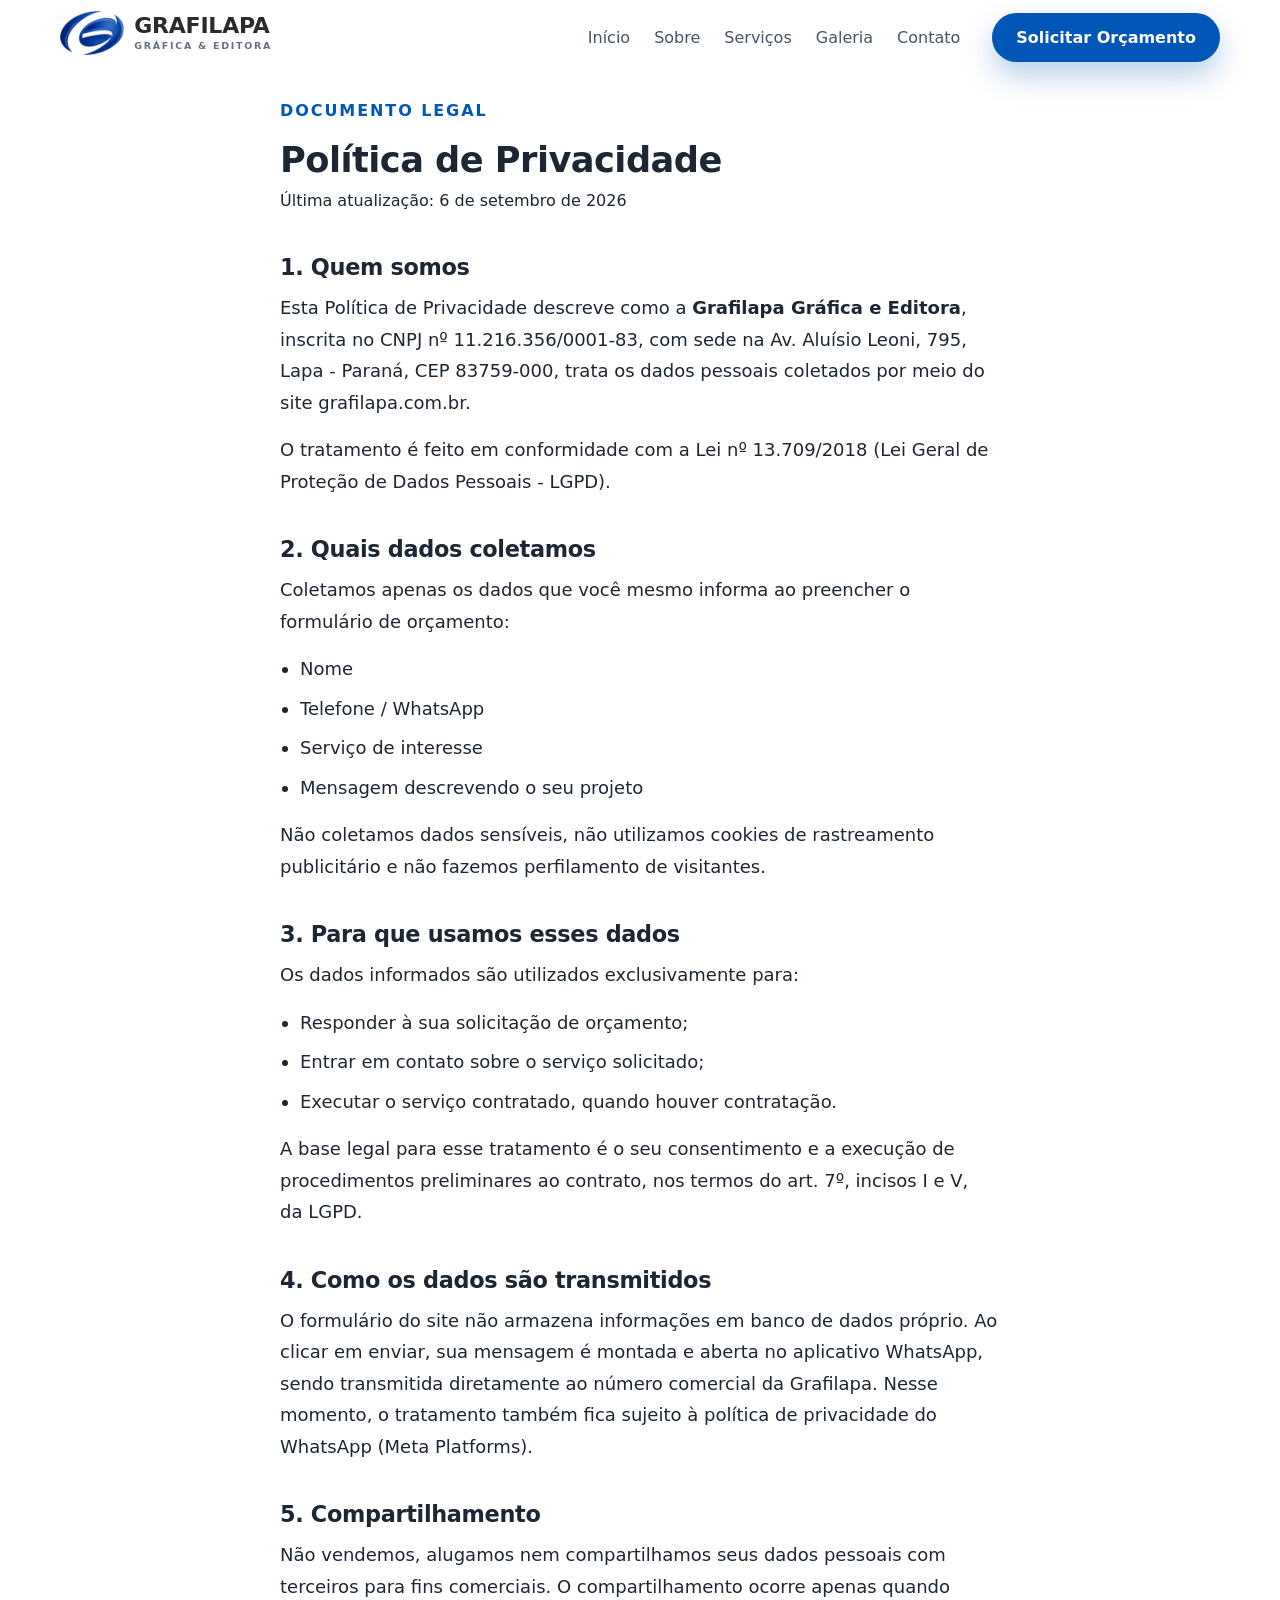
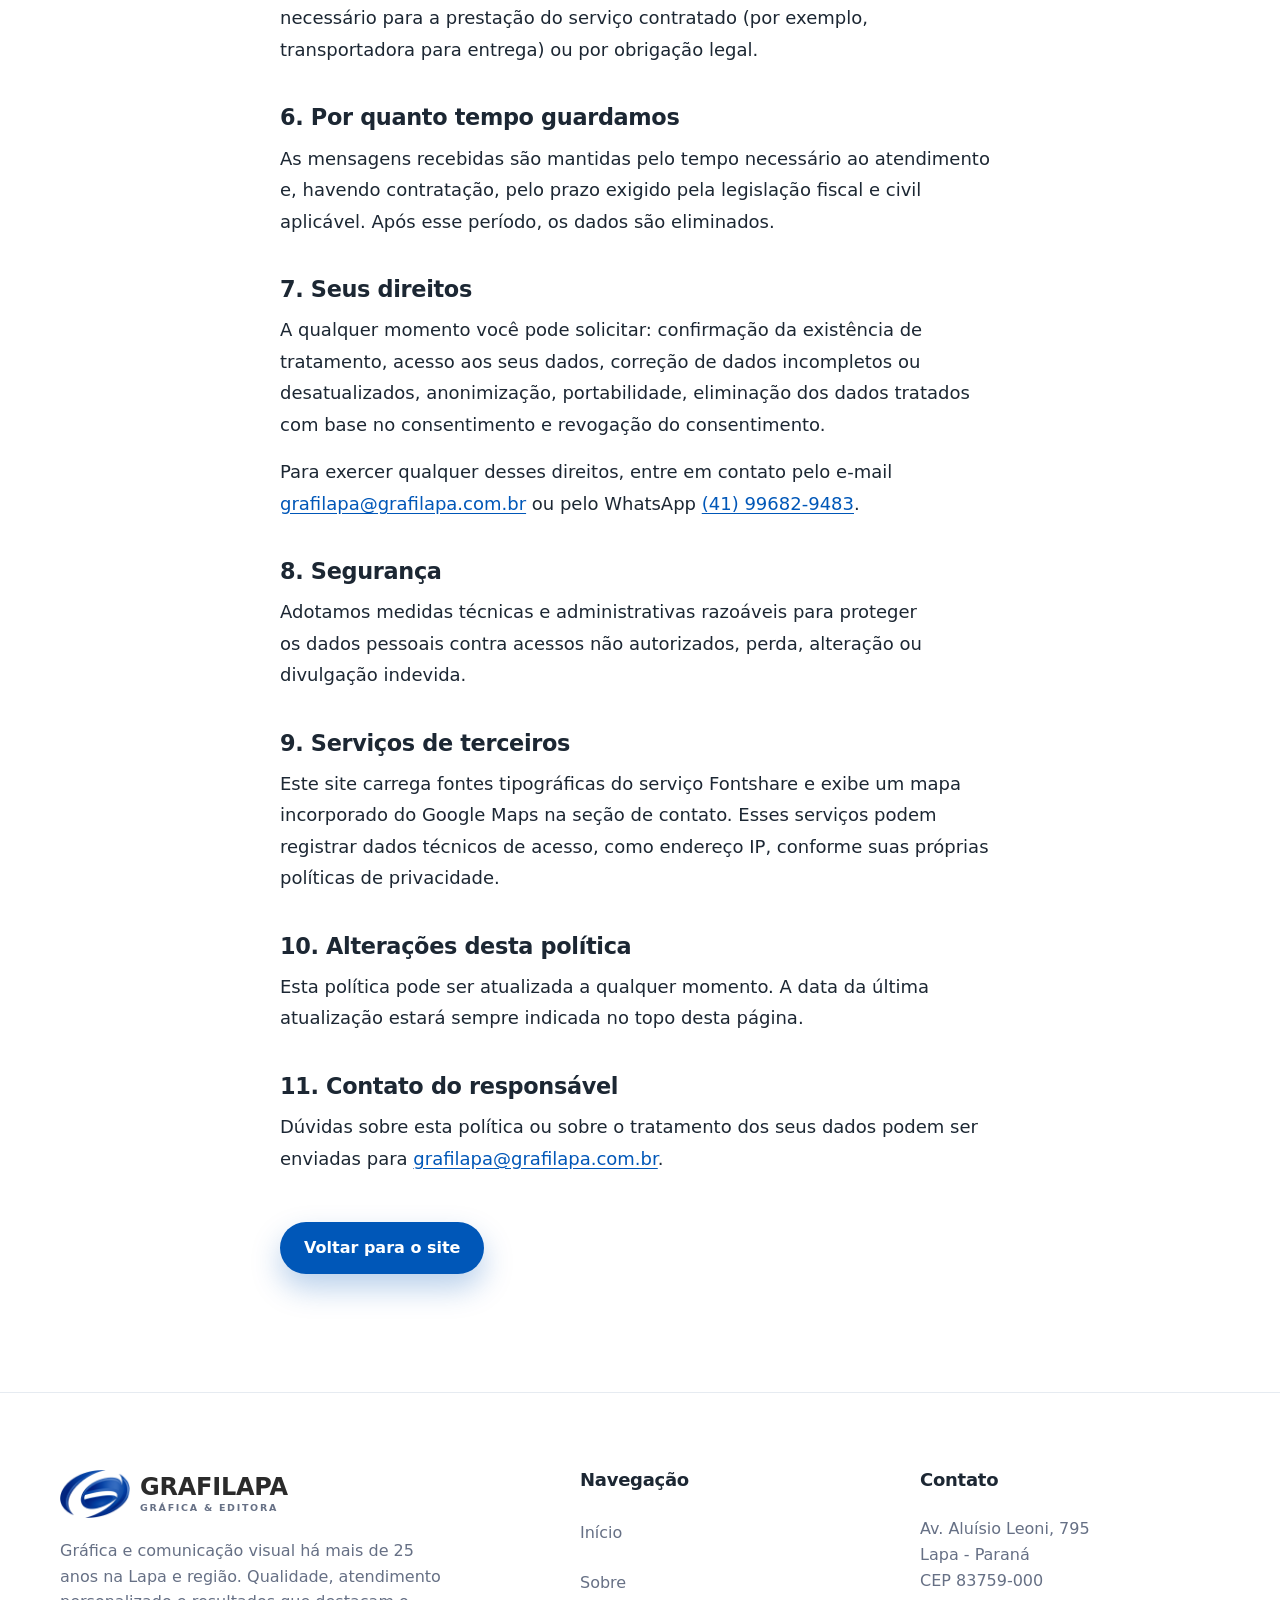
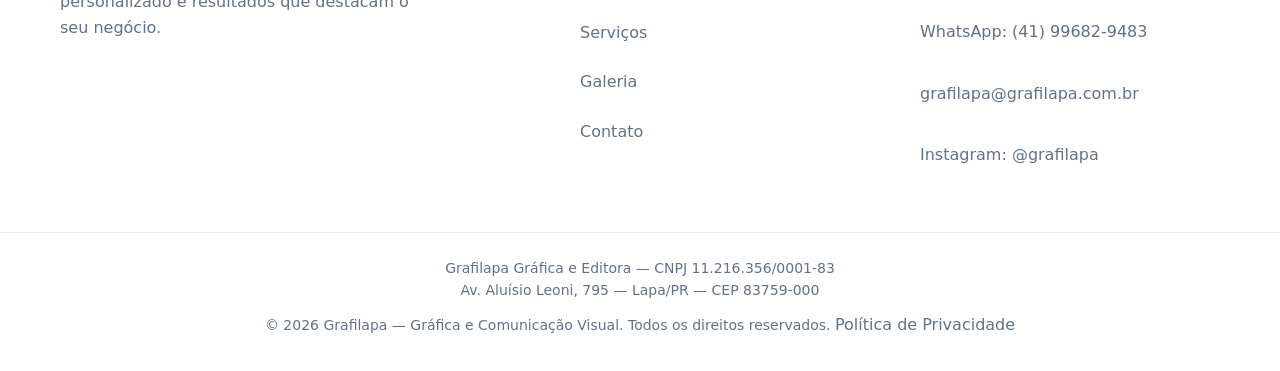
<file: Grafilapa/privacidade.html>
<!DOCTYPE html>
<html lang="pt-BR">
<head>
  <script>document.documentElement.classList.add('js');</script>
  <meta charset="UTF-8" />
  <meta name="viewport" content="width=device-width, initial-scale=1.0" />
  <title>Política de Privacidade | Grafilapa - Gráfica e Comunicação Visual</title>
  <meta name="description" content="Política de Privacidade da Grafilapa: como coletamos, usamos e protegemos os dados pessoais enviados pelo site, conforme a LGPD." />
  <meta name="robots" content="index, follow" />
  <meta name="theme-color" content="#0057B8" />
  <link rel="canonical" href="https://grafilapa.com.br/privacidade.html" />

  <link rel="icon" href="/favicon.ico" sizes="any" />
  <link rel="icon" type="image/png" sizes="32x32" href="assets/img/favicon-32.png" />
  <link rel="icon" type="image/png" sizes="16x16" href="assets/img/favicon-16.png" />
  <link rel="apple-touch-icon" href="assets/img/apple-touch-icon.png" />

  <link rel="preconnect" href="https://api.fontshare.com" crossorigin />
  <link href="https://api.fontshare.com/v2/css?f[]=cabinet-grotesk@500,700,800&f[]=general-sans@400,500,600,700&display=swap" rel="stylesheet" />
  <link rel="stylesheet" href="assets/css/style.css" />
</head>
<body>
  <a href="#main" class="skip-link">Ir para o conteúdo</a>

  <header class="header" id="header">
    <div class="container header__inner">
      <a href="index.html" class="header__brand" aria-label="Grafilapa - Início">
        <span class="brand">
          <img src="assets/img/logo-mark.png" alt="" width="292" height="200" class="brand__mark" />
          <span class="brand__text">
            <span class="brand__name">GRAFILAPA</span>
            <span class="brand__tag">Gráfica &amp; Editora</span>
          </span>
          <span class="sr-only">Grafilapa - Gráfica e Editora</span>
        </span>
      </a>
      <nav class="nav" id="nav" aria-label="Navegação principal">
        <ul class="nav__list" role="list">
          <li><a href="index.html#inicio" class="nav__link">Início</a></li>
          <li><a href="index.html#sobre" class="nav__link">Sobre</a></li>
          <li><a href="index.html#servicos" class="nav__link">Serviços</a></li>
          <li><a href="index.html#galeria" class="nav__link">Galeria</a></li>
          <li><a href="index.html#contato" class="nav__link">Contato</a></li>
        </ul>
        <a href="https://wa.me/5541996829483?text=Ol%C3%A1!%20Gostaria%20de%20solicitar%20um%20or%C3%A7amento." class="btn btn--primary nav__cta" target="_blank" rel="noopener">Solicitar Orçamento</a>
      </nav>
      <button class="nav__toggle" id="navToggle" aria-label="Abrir menu" aria-expanded="false" aria-controls="nav">
        <span></span><span></span><span></span>
      </button>
    </div>
  </header>

  <main id="main">
    <section class="section legal">
      <div class="container container--narrow">
        <span class="eyebrow">Documento legal</span>
        <h1 class="section__title">Política de Privacidade</h1>
        <p class="legal__update">Última atualização: 6 de setembro de 2026</p>

        <h2>1. Quem somos</h2>
        <p>Esta Política de Privacidade descreve como a <strong>Grafilapa Gráfica e Editora</strong>, inscrita no CNPJ nº 11.216.356/0001-83, com sede na Av. Aluísio Leoni, 795, Lapa - Paraná, CEP 83759-000, trata os dados pessoais coletados por meio do site grafilapa.com.br.</p>
        <p>O tratamento é feito em conformidade com a Lei nº 13.709/2018 (Lei Geral de Proteção de Dados Pessoais - LGPD).</p>

        <h2>2. Quais dados coletamos</h2>
        <p>Coletamos apenas os dados que você mesmo informa ao preencher o formulário de orçamento:</p>
        <ul class="legal__list">
          <li>Nome</li>
          <li>Telefone / WhatsApp</li>
          <li>Serviço de interesse</li>
          <li>Mensagem descrevendo o seu projeto</li>
        </ul>
        <p>Não coletamos dados sensíveis, não utilizamos cookies de rastreamento publicitário e não fazemos perfilamento de visitantes.</p>

        <h2>3. Para que usamos esses dados</h2>
        <p>Os dados informados são utilizados exclusivamente para:</p>
        <ul class="legal__list">
          <li>Responder à sua solicitação de orçamento;</li>
          <li>Entrar em contato sobre o serviço solicitado;</li>
          <li>Executar o serviço contratado, quando houver contratação.</li>
        </ul>
        <p>A base legal para esse tratamento é o seu consentimento e a execução de procedimentos preliminares ao contrato, nos termos do art. 7º, incisos I e V, da LGPD.</p>

        <h2>4. Como os dados são transmitidos</h2>
        <p>O formulário do site não armazena informações em banco de dados próprio. Ao clicar em enviar, sua mensagem é montada e aberta no aplicativo WhatsApp, sendo transmitida diretamente ao número comercial da Grafilapa. Nesse momento, o tratamento também fica sujeito à política de privacidade do WhatsApp (Meta Platforms).</p>

        <h2>5. Compartilhamento</h2>
        <p>Não vendemos, alugamos nem compartilhamos seus dados pessoais com terceiros para fins comerciais. O compartilhamento ocorre apenas quando necessário para a prestação do serviço contratado (por exemplo, transportadora para entrega) ou por obrigação legal.</p>

        <h2>6. Por quanto tempo guardamos</h2>
        <p>As mensagens recebidas são mantidas pelo tempo necessário ao atendimento e, havendo contratação, pelo prazo exigido pela legislação fiscal e civil aplicável. Após esse período, os dados são eliminados.</p>

        <h2>7. Seus direitos</h2>
        <p>A qualquer momento você pode solicitar: confirmação da existência de tratamento, acesso aos seus dados, correção de dados incompletos ou desatualizados, anonimização, portabilidade, eliminação dos dados tratados com base no consentimento e revogação do consentimento.</p>
        <p>Para exercer qualquer desses direitos, entre em contato pelo e-mail <a href="mailto:grafilapa@grafilapa.com.br">grafilapa@grafilapa.com.br</a> ou pelo WhatsApp <a href="https://wa.me/5541996829483" target="_blank" rel="noopener">(41) 99682-9483</a>.</p>

        <h2>8. Segurança</h2>
        <p>Adotamos medidas técnicas e administrativas razoáveis para proteger os dados pessoais contra acessos não autorizados, perda, alteração ou divulgação indevida.</p>

        <h2>9. Serviços de terceiros</h2>
        <p>Este site carrega fontes tipográficas do serviço Fontshare e exibe um mapa incorporado do Google Maps na seção de contato. Esses serviços podem registrar dados técnicos de acesso, como endereço IP, conforme suas próprias políticas de privacidade.</p>

        <h2>10. Alterações desta política</h2>
        <p>Esta política pode ser atualizada a qualquer momento. A data da última atualização estará sempre indicada no topo desta página.</p>

        <h2>11. Contato do responsável</h2>
        <p>Dúvidas sobre esta política ou sobre o tratamento dos seus dados podem ser enviadas para <a href="mailto:grafilapa@grafilapa.com.br">grafilapa@grafilapa.com.br</a>.</p>

        <p class="legal__back"><a href="index.html" class="btn btn--primary">Voltar para o site</a></p>
      </div>
    </section>
  </main>

  <footer class="footer">
    <div class="container footer__inner">
      <div class="footer__brand">
        <span class="brand brand--footer">
          <img src="assets/img/logo-mark.png" alt="" width="292" height="200" class="brand__mark" loading="lazy" />
          <span class="brand__text">
            <span class="brand__name">GRAFILAPA</span>
            <span class="brand__tag">Gráfica &amp; Editora</span>
          </span>
          <span class="sr-only">Grafilapa - Gráfica e Editora</span>
        </span>
        <p>Gráfica e comunicação visual há mais de 25 anos na Lapa e região. Qualidade, atendimento personalizado e resultados que destacam o seu negócio.</p>
      </div>
      <nav class="footer__nav" aria-label="Links rápidos">
        <h3>Navegação</h3>
        <ul role="list">
          <li><a href="index.html#inicio">Início</a></li>
          <li><a href="index.html#sobre">Sobre</a></li>
          <li><a href="index.html#servicos">Serviços</a></li>
          <li><a href="index.html#galeria">Galeria</a></li>
          <li><a href="index.html#contato">Contato</a></li>
        </ul>
      </nav>
      <div class="footer__contact">
        <h3>Contato</h3>
        <ul role="list">
          <li>Av. Aluísio Leoni, 795<br>Lapa - Paraná<br>CEP 83759-000</li>
          <li><a href="https://wa.me/5541996829483?text=Ol%C3%A1!%20Gostaria%20de%20solicitar%20um%20or%C3%A7amento." target="_blank" rel="noopener">WhatsApp:&nbsp;(41)&nbsp;99682-9483</a></li>
          <li><a href="mailto:grafilapa@grafilapa.com.br">grafilapa@grafilapa.com.br</a></li>
          <li><a href="https://instagram.com/grafilapa" target="_blank" rel="noopener">Instagram: @grafilapa</a></li>
        </ul>
      </div>
    </div>
    <div class="footer__bottom">
      <div class="container">
        <p>Grafilapa Gráfica e Editora — CNPJ 11.216.356/0001-83<br>Av. Aluísio Leoni, 795 — Lapa/PR — CEP 83759-000</p>
        <p>© <span id="ano"></span> Grafilapa — Gráfica e Comunicação Visual. Todos os direitos reservados. <a href="privacidade.html">Política de Privacidade</a></p>
      </div>
    </div>
  </footer>

  <a href="https://wa.me/5541996829483?text=Ol%C3%A1!%20Gostaria%20de%20solicitar%20um%20or%C3%A7amento." class="wa-float" target="_blank" rel="noopener" aria-label="Falar no WhatsApp">
    <svg viewBox="0 0 24 24" width="30" height="30" fill="currentColor" aria-hidden="true"><path d="M.057 24l1.687-6.163a11.867 11.867 0 01-1.587-5.945C.16 5.335 5.495 0 12.05 0a11.817 11.817 0 018.413 3.488 11.824 11.824 0 013.48 8.414c-.003 6.557-5.338 11.892-11.893 11.892a11.9 11.9 0 01-5.688-1.448L.057 24zm6.597-3.807c1.676.995 3.276 1.591 5.392 1.592 5.448 0 9.886-4.434 9.889-9.885.002-5.462-4.415-9.89-9.881-9.892-5.452 0-9.887 4.434-9.889 9.884a9.87 9.87 0 001.519 5.276l-.999 3.648 3.97-1.024zm11.387-5.464c-.074-.124-.272-.198-.57-.347-.297-.149-1.758-.868-2.031-.967-.272-.099-.47-.149-.669.149-.198.297-.768.967-.941 1.165-.173.198-.347.223-.644.074-.297-.149-1.255-.462-2.39-1.475-.883-.788-1.48-1.761-1.653-2.059-.173-.297-.018-.458.13-.606.134-.133.297-.347.446-.521.151-.172.2-.296.3-.495.099-.198.05-.372-.025-.521-.075-.148-.669-1.611-.916-2.206-.242-.579-.487-.501-.669-.51l-.57-.01c-.198 0-.52.074-.792.372s-1.04 1.016-1.04 2.479 1.065 2.876 1.213 3.074c.149.198 2.095 3.2 5.076 4.487.709.306 1.263.489 1.694.626.712.226 1.36.194 1.872.118.571-.085 1.758-.719 2.006-1.413.248-.695.248-1.29.173-1.414z"/></svg>
  </a>

  <script src="assets/js/depoimentos.js"></script>
  <script src="assets/js/main.js" defer></script>
<script data-pplx-inline-edit>
(function () {
  if (window === window.top) return;

  const allowedParentOrigins = ["https://www.perplexity.ai","https://perplexity.ai","https://testing.perplexity.ai","https://staging.perplexity.ai","https://*.preview.i.perplexity.ai","http://perplexity.localhost","http://localhost:1420","http://127.0.0.1:1420","http://localhost:3000","http://127.0.0.1:3000","http://localhost:5173","http://127.0.0.1:5173"];
  const MAX_FONT_BYTES = 500 * 1024;
  const MAX_TOTAL_FONT_BYTES = 2 * 1024 * 1024;
  let scrollForwarding = false;
  let scrollRaf = 0;
  let trustedTopOrigin = null;

  // Allow entries like "https://*.preview.i.perplexity.ai" — the wildcard
  // matches a single DNS label (no dots), so "https://*.foo" cannot stretch
  // across multiple labels.
  function matchesAllowedOrigin(origin) {
    if (!origin) return false;
    for (const entry of allowedParentOrigins) {
      if (!entry.includes("*")) {
        if (entry === origin) return true;
        continue;
      }
      const pattern = new RegExp(
        "^" +
          entry.replace(/[.+?^${}()|[\]\\]/g, "\\$&").replace(/\*/g, "[^.]+") +
          "$",
      );
      if (pattern.test(origin)) return true;
    }
    return false;
  }

  // Trust decision: when the sender is same-origin-visible (event.origin is a
  // real origin like https://www.perplexity.ai) we trust event.origin directly.
  // When event.origin is "null" (opaque broker srcdoc), we fall back to the
  // broker's stamped `parentOrigin` to identify the top window. The fallback
  // is claim-only — we rely on the browser's native `targetOrigin` enforcement
  // on the response path (see postToTrustedTop) to ensure replies can't be
  // delivered to anyone but the actual top window of that claimed origin.
  function getTrustedParentOrigin(event) {
    const forwardedParentOrigin =
      typeof event.data.parentOrigin === "string" ? event.data.parentOrigin : null;
    const parentOrigin = event.origin === "null" ? forwardedParentOrigin : event.origin;
    return matchesAllowedOrigin(parentOrigin) ? parentOrigin : null;
  }

  // All responses go to window.top with targetOrigin = the allowlisted origin.
  // An attacker that iframes us inside their own null-origin broker can claim
  // any parentOrigin they like, but the browser will drop the reply whenever
  // the real top's origin doesn't match — so the screenshot never leaves.
  function postToTrustedTop(message) {
    if (!trustedTopOrigin) return;
    try {
      window.top.postMessage(message, trustedTopOrigin);
    } catch (_error) {}
  }

  function inlineAll(original, clone) {
    if (original.nodeType !== 1 || clone.nodeType !== 1) return;

    try {
      const computedStyle = getComputedStyle(original);
      // cssText on a computed style is the serialized declaration in modern
      // Chromium/Safari — a single read beats enumerating ~400 longhand
      // properties. Firefox returns "" here, so we fall back on empty.
      const serialized = computedStyle.cssText;
      if (serialized) {
        clone.style.cssText = serialized;
      } else {
        const parts = new Array(computedStyle.length);
        for (let index = 0; index < computedStyle.length; index += 1) {
          const property = computedStyle[index];
          parts[index] = `${property}:${computedStyle.getPropertyValue(property)};`;
        }
        clone.style.cssText = parts.join("");
      }
    } catch (_error) {}

    const originalChildren = original.children;
    const clonedChildren = clone.children;
    for (
      let index = 0;
      index < originalChildren.length && index < clonedChildren.length;
      index += 1
    ) {
      inlineAll(originalChildren[index], clonedChildren[index]);
    }
  }

  function extractFontUrl(srcValue) {
    const matches = [
      ...srcValue.matchAll(
        /url\(["']?([^"')]+)["']?\)(?:\s*format\(["']?([^"')]+)["']?\))?/gi,
      ),
    ];
    if (matches.length === 0) return null;
    const woff2 = matches.find((m) => m[2] && m[2].toLowerCase().includes("woff2"));
    if (woff2) return woff2[1];
    const woff = matches.find((m) => m[2] && m[2].toLowerCase().includes("woff"));
    if (woff) return woff[1];
    return matches[0][1];
  }

  // Cache resolved font URL -> data URI across captures. Fonts on a page
  // essentially never change, and a batch run emits multiple captures back to
  // back — without this we'd refetch + re-base64 every time.
  const fontDataUriCache = new Map();
  const SRC_DECLARATION_RE = /src\s*:\s*[^;}]+/i;

  async function fetchAsDataUri(url) {
    if (fontDataUriCache.has(url)) return fontDataUriCache.get(url);
    let dataUri = null;
    try {
      const response = await fetch(url, { mode: "cors", credentials: "omit" });
      if (response.ok) {
        const blob = await response.blob();
        if (blob.size <= MAX_FONT_BYTES) {
          dataUri = await new Promise((resolve) => {
            const reader = new FileReader();
            reader.onloadend = () =>
              resolve(typeof reader.result === "string" ? reader.result : null);
            reader.onerror = () => resolve(null);
            reader.readAsDataURL(blob);
          });
        }
      }
    } catch (_error) {
      dataUri = null;
    }
    fontDataUriCache.set(url, dataUri);
    return dataUri;
  }

  function collectFontFaceRuleTexts() {
    const rules = [];
    for (const sheet of document.styleSheets) {
      let cssRules;
      try {
        cssRules = sheet.cssRules;
      } catch (_error) {
        continue;
      }
      if (!cssRules) continue;
      for (const rule of cssRules) {
        const cssText = rule.cssText || "";
        if (cssText.startsWith("@font-face")) rules.push(cssText);
      }
    }
    return rules;
  }

  async function buildInlinedFontCss() {
    const ruleTexts = collectFontFaceRuleTexts();
    if (ruleTexts.length === 0) return null;

    const resolved = ruleTexts.map((cssText) => {
      if (!SRC_DECLARATION_RE.test(cssText)) return null;
      const srcMatch = cssText.match(/src\s*:\s*([^;}]+)[;}]/i);
      if (!srcMatch) return null;
      const url = extractFontUrl(srcMatch[1]);
      if (!url) return null;
      try {
        return { cssText, url: new URL(url, document.baseURI).href };
      } catch (_error) {
        return null;
      }
    });

    const dataUris = await Promise.all(
      resolved.map((entry) => (entry ? fetchAsDataUri(entry.url) : Promise.resolve(null))),
    );

    const inlined = [];
    let totalBytes = 0;
    for (let index = 0; index < resolved.length; index += 1) {
      const entry = resolved[index];
      const dataUri = dataUris[index];
      if (!entry || !dataUri) continue;
      const approxBytes = dataUri.length * 0.75;
      if (totalBytes + approxBytes > MAX_TOTAL_FONT_BYTES) break;
      totalBytes += approxBytes;
      inlined.push(entry.cssText.replace(SRC_DECLARATION_RE, `src: url("${dataUri}")`));
    }
    return inlined.length > 0 ? inlined.join("\n") : null;
  }

  function stripExternal(clone) {
    const images = clone.querySelectorAll("img");
    for (let index = 0; index < images.length; index += 1) {
      const src = images[index].getAttribute("src");
      if (src && !src.startsWith("data:")) images[index].removeAttribute("src");
    }

    const elements = clone.querySelectorAll("*");
    for (let index = 0; index < elements.length; index += 1) {
      const style = elements[index].style.cssText;
      if (style && style.includes("url(")) {
        elements[index].style.cssText = style.replace(
          /url\(["']?(?!data:)[^)"']*["']?\)/gi,
          "none",
        );
      }
    }
  }

  function emitScroll() {
    scrollRaf = 0;
    if (!scrollForwarding) return;
    postToTrustedTop({
      type: "INLINE_EDIT_SCROLL",
      scrollX: window.scrollX,
      scrollY: window.scrollY,
    });
  }

  window.addEventListener(
    "scroll",
    function () {
      if (!scrollForwarding || scrollRaf) return;
      scrollRaf = requestAnimationFrame(emitScroll);
    },
    { passive: true, capture: true },
  );

  async function handleCaptureRequest(event) {
    const requestId = event.data.requestId;
    const scrollX = window.scrollX;
    const scrollY = window.scrollY;
    const width = window.innerWidth;
    const height = window.innerHeight;

    function postResult(dataUrl) {
      postToTrustedTop({
        type: "INLINE_EDIT_SCREENSHOT_RESULT",
        requestId,
        dataUrl,
        scrollX,
        scrollY,
      });
    }

    try {
      // Wait for any pending web fonts to resolve so both inline metrics and
      // the @font-face inlining below see the same loaded faces.
      if (document.fonts && document.fonts.ready) {
        try {
          await document.fonts.ready;
        } catch (_error) {}
      }

      const clone = document.documentElement.cloneNode(true);
      inlineAll(document.documentElement, clone);

      const removedNodes = clone.querySelectorAll("script,link[rel=\"stylesheet\"],style");
      for (let index = 0; index < removedNodes.length; index += 1) {
        removedNodes[index].remove();
      }

      stripExternal(clone);

      // Re-embed web fonts as data-URI @font-face rules so the SVG rasterizer
      // can resolve them — external font URLs aren't fetched during
      // foreignObject rendering, which would otherwise force a fallback face
      // and change text metrics.
      const inlinedFontCss = await buildInlinedFontCss();
      if (inlinedFontCss) {
        const styleEl = document.createElement("style");
        styleEl.textContent = inlinedFontCss;
        const head = clone.querySelector("head");
        if (head) head.appendChild(styleEl);
        else clone.insertBefore(styleEl, clone.firstChild);
      }

      const html = new XMLSerializer().serializeToString(clone);
      const svg =
        `<svg xmlns="http://www.w3.org/2000/svg" width="${width}" height="${height}">` +
        '<foreignObject width="100%" height="100%">' +
        `<div xmlns="http://www.w3.org/1999/xhtml" style="width:${width}px;height:${height}px;overflow:hidden">` +
        `<div style="position:relative;left:-${scrollX}px;top:-${scrollY}px">` +
        html +
        "</div></div></foreignObject></svg>";
      const svgUrl = `data:image/svg+xml;charset=utf-8,${encodeURIComponent(svg)}`;
      const image = new Image();
      image.onload = function () {
        const canvas = document.createElement("canvas");
        canvas.width = width;
        canvas.height = height;
        canvas.getContext("2d").drawImage(image, 0, 0);
        postResult(canvas.toDataURL("image/png"));
      };
      image.onerror = function () {
        postResult(null);
      };
      image.src = svgUrl;
    } catch (_error) {
      postResult(null);
    }
  }

  window.addEventListener("message", function (event) {
    if (!event.data) return;
    // Only accept messages from the direct parent frame. Blocks sibling /
    // unrelated-window postMessage senders that could otherwise reach us.
    if (event.source !== window.parent) return;

    const trustedParentOrigin = getTrustedParentOrigin(event);
    if (!trustedParentOrigin) return;
    trustedTopOrigin = trustedParentOrigin;

    if (event.data.type === "INLINE_EDIT_SCROLL_START") {
      scrollForwarding = true;
      emitScroll();
      return;
    }

    if (event.data.type === "INLINE_EDIT_SCROLL_STOP") {
      scrollForwarding = false;
      if (scrollRaf) cancelAnimationFrame(scrollRaf);
      scrollRaf = 0;
      return;
    }

    if (event.data.type !== "INLINE_EDIT_CAPTURE_REQUEST") return;

    handleCaptureRequest(event);
  });
})();

</script></body>
</html>
</file>
<file: Grafilapa/assets/css/style.css>
/* ===========================================================
   GRAFILAPA — Gráfica e Comunicação Visual
   Design tokens + base + components
   =========================================================== */

:root {
  /* Type scale (fluid) */
  --text-xs: clamp(0.75rem, 0.7rem + 0.25vw, 0.875rem);
  --text-sm: clamp(0.875rem, 0.8rem + 0.35vw, 1rem);
  --text-base: clamp(1rem, 0.95rem + 0.25vw, 1.125rem);
  --text-lg: clamp(1.125rem, 1rem + 0.6vw, 1.4rem);
  --text-xl: clamp(1.5rem, 1.2rem + 1.25vw, 2.25rem);
  --text-2xl: clamp(2rem, 1.3rem + 2.4vw, 3.4rem);
  --text-3xl: clamp(2.5rem, 1.2rem + 4vw, 4.5rem);

  /* Spacing (4px system) */
  --space-1: 0.25rem; --space-2: 0.5rem; --space-3: 0.75rem; --space-4: 1rem;
  --space-5: 1.25rem; --space-6: 1.5rem; --space-8: 2rem; --space-10: 2.5rem;
  --space-12: 3rem; --space-16: 4rem; --space-20: 5rem; --space-24: 6rem; --space-32: 8rem;

  /* Brand palette — derived from Grafilapa logo (blue swoosh + graphite text) */
  --blue-900: #003a7a;
  --blue-700: #0057B8;   /* primary */
  --blue-600: #0a6fd6;
  --blue-500: #1e90e8;   /* cyan-ish swoosh */
  --blue-400: #38a8f0;
  --blue-100: #e6f0fb;
  --blue-50:  #f3f8fe;

  --graphite: #2b2b2b;   /* logo text */
  --ink: #1c2733;
  --gray-700: #475467;
  --gray-500: #667085;
  --gray-300: #d4dbe4;
  --gray-200: #e6ebf1;
  --gray-100: #f1f5f9;
  --white: #ffffff;

  --color-bg: var(--white);
  --color-surface: var(--blue-50);
  --color-text: var(--ink);
  --color-text-muted: var(--gray-500);
  --color-primary: var(--blue-700);
  --color-primary-hover: var(--blue-900);

  --wa-green: #25D366;
  --wa-green-hover: #1ebe5a;

  /* Radius */
  --radius-sm: 8px; --radius-md: 14px; --radius-lg: 20px; --radius-xl: 28px; --radius-full: 9999px;

  /* Shadows */
  --shadow-sm: 0 1px 3px rgba(16,40,80,.08);
  --shadow-md: 0 8px 24px rgba(16,40,80,.10);
  --shadow-lg: 0 22px 48px rgba(16,40,80,.16);
  --shadow-blue: 0 14px 30px rgba(0,87,184,.28);

  --transition: 220ms cubic-bezier(0.16, 1, 0.3, 1);

  --content: 1200px;
  --content-narrow: 760px;

  --font-display: 'Cabinet Grotesk', 'Inter', system-ui, sans-serif;
  --font-body: 'General Sans', 'Inter', system-ui, sans-serif;

  --header-h: 76px;
}

/* ===== BASE ===== */
*,*::before,*::after { box-sizing: border-box; margin: 0; padding: 0; }
html {
  -webkit-font-smoothing: antialiased; -moz-osx-font-smoothing: grayscale;
  text-rendering: optimizeLegibility; scroll-behavior: smooth;
  scroll-padding-top: calc(var(--header-h) + 12px);
}
body {
  min-height: 100dvh; line-height: 1.6;
  font-family: var(--font-body); font-size: var(--text-base);
  color: var(--color-text); background: var(--color-bg);
  overflow-x: hidden;
}
img, picture, video, svg { display: block; max-width: 100%; height: auto; }
ul[role='list'], ol[role='list'] { list-style: none; }
input, button, textarea, select { font: inherit; color: inherit; }
a { color: inherit; text-decoration: none; }
h1,h2,h3,h4 { text-wrap: balance; line-height: 1.12; font-family: var(--font-display); font-weight: 800; letter-spacing: -0.015em; }
p, li { text-wrap: pretty; }
button { cursor: pointer; background: none; border: none; }

::selection { background: rgba(0,87,184,.18); }
:focus-visible { outline: 2px solid var(--color-primary); outline-offset: 3px; border-radius: var(--radius-sm); }

.skip-link {
  position: absolute; left: -999px; top: 0; z-index: 200;
  background: var(--color-primary); color: #fff; padding: var(--space-3) var(--space-5);
  border-radius: 0 0 var(--radius-md) 0;
}
.skip-link:focus { left: 0; }

.sr-only { position:absolute;width:1px;height:1px;padding:0;margin:-1px;overflow:hidden;clip:rect(0,0,0,0);white-space:nowrap;border:0; }

/* ===== LAYOUT ===== */
.container { width: 100%; max-width: var(--content); margin-inline: auto; padding-inline: var(--space-5); }
.container--narrow { max-width: var(--content-narrow); }
.section { padding-block: clamp(var(--space-16), 8vw, var(--space-32)); }
.section--alt { background: var(--color-surface); }
.section--dark { background: linear-gradient(135deg, var(--blue-900), var(--blue-700)); color: #fff; }

.section__head { max-width: 720px; margin-bottom: clamp(var(--space-10), 5vw, var(--space-16)); }
.section__title { font-size: var(--text-xl); color: var(--ink); }
.section--dark .section__title { color: #fff; }
.section__sub { margin-top: var(--space-4); color: var(--color-text-muted); font-size: var(--text-lg); }

.eyebrow {
  display: inline-block; font-family: var(--font-body); font-weight: 600;
  font-size: var(--text-sm); letter-spacing: .12em; text-transform: uppercase;
  color: var(--color-primary); margin-bottom: var(--space-4);
}
.eyebrow--light { color: var(--blue-100); }

/* ===== BUTTONS ===== */
.btn {
  display: inline-flex; align-items: center; justify-content: center; gap: var(--space-2);
  font-family: var(--font-body); font-weight: 600; font-size: var(--text-sm);
  padding: var(--space-3) var(--space-6); border-radius: var(--radius-full);
  transition: transform var(--transition), box-shadow var(--transition), background var(--transition), color var(--transition);
  white-space: nowrap;
}
.btn--lg { padding: var(--space-4) var(--space-8); font-size: var(--text-base); }
.btn--block { width: 100%; }
.btn--primary { background: var(--color-primary); color: #fff; box-shadow: var(--shadow-blue); }
.btn--primary:hover { background: var(--color-primary-hover); transform: translateY(-2px); }
.btn--whatsapp { background: var(--wa-green); color: #fff; box-shadow: 0 12px 26px rgba(37,211,102,.32); }
.btn--whatsapp:hover { background: var(--wa-green-hover); transform: translateY(-2px); }
.btn--ghost { background: rgba(255,255,255,.12); color: #fff; border: 1px solid rgba(255,255,255,.4); }

/* ===== HEADER ===== */
.header {
  position: fixed; inset: 0 0 auto 0; z-index: 100; height: var(--header-h);
  display: flex; align-items: center;
  background: rgba(255,255,255,.82); backdrop-filter: blur(14px);
  border-bottom: 1px solid transparent;
  transition: background var(--transition), box-shadow var(--transition), border-color var(--transition);
}
.header--scrolled { background: rgba(255,255,255,.96); box-shadow: var(--shadow-sm); border-bottom-color: var(--gray-200); }
.header__inner { display: flex; align-items: center; justify-content: space-between; gap: var(--space-6); }
/* Brand lockup: symbol + wordmark */
.brand { display: inline-flex; align-items: center; gap: 10px; }
.brand__mark { height: 44px; width: auto; display: block; }
.brand__text { display: flex; flex-direction: column; line-height: 1; }
.brand__name {
  font-family: var(--font-display, inherit);
  font-weight: 800; font-size: 22px; letter-spacing: -0.01em;
  color: var(--graphite); line-height: 1;
}
.brand__tag {
  font-size: 9.5px; font-weight: 600; letter-spacing: .18em; text-transform: uppercase;
  color: var(--gray-500); margin-top: 4px;
}
.brand--footer .brand__mark { height: 48px; }
.brand--footer .brand__name { font-size: 24px; }
.brand--footer { margin-bottom: var(--space-5); }
@media (max-width: 480px) {
  .brand__mark { height: 38px; }
  .brand__name { font-size: 19px; }
  .brand__tag { font-size: 8.5px; letter-spacing: .15em; }
}
.nav { display: flex; align-items: center; gap: var(--space-8); }
.nav__list { display: flex; align-items: center; gap: var(--space-6); }
.nav__link {
  font-size: var(--text-sm); font-weight: 500; color: var(--gray-700); position: relative; padding: var(--space-1) 0;
}
.nav__link::after {
  content: ''; position: absolute; left: 0; bottom: -2px; width: 0; height: 2px;
  background: var(--color-primary); transition: width var(--transition);
}
.nav__link:hover { color: var(--color-primary); }
.nav__link:hover::after { width: 100%; }

.nav__toggle { display: none; width: 44px; height: 44px; flex-direction: column; justify-content: center; gap: 5px; align-items: center; z-index: 110; }
.nav__toggle span { width: 24px; height: 2px; background: var(--ink); border-radius: 2px; transition: transform var(--transition), opacity var(--transition); }
.nav__toggle[aria-expanded='true'] span:nth-child(1) { transform: translateY(7px) rotate(45deg); }
.nav__toggle[aria-expanded='true'] span:nth-child(2) { opacity: 0; }
.nav__toggle[aria-expanded='true'] span:nth-child(3) { transform: translateY(-7px) rotate(-45deg); }

/* ===== HERO ===== */
.hero { position: relative; padding-top: calc(var(--header-h) + clamp(var(--space-12), 8vw, var(--space-24))); padding-bottom: clamp(var(--space-16), 8vw, var(--space-24)); overflow: hidden; }
.hero__bg {
  position: absolute; inset: 0; z-index: -1;
  background:
    radial-gradient(60% 80% at 85% 10%, rgba(56,168,240,.14), transparent 60%),
    radial-gradient(50% 60% at 10% 90%, rgba(0,87,184,.10), transparent 60%),
    var(--blue-50);
}
.hero__inner { display: grid; grid-template-columns: 1.05fr 1fr; gap: clamp(var(--space-8), 5vw, var(--space-16)); align-items: center; }
.hero__title { font-size: var(--text-2xl); color: var(--ink); margin-bottom: var(--space-5); }
.hero__lead { font-size: var(--text-lg); color: var(--gray-700); max-width: 56ch; margin-bottom: var(--space-8); }
.hero__actions { display: flex; flex-wrap: wrap; gap: var(--space-4); }
.hero__media { position: relative; }
.hero__media img { border-radius: var(--radius-xl); box-shadow: var(--shadow-lg); width: 100%; object-fit: cover; aspect-ratio: 4/3; }
.hero__badge {
  position: absolute; bottom: -18px; left: -18px; background: #fff; border-radius: var(--radius-lg);
  padding: var(--space-4) var(--space-6); box-shadow: var(--shadow-md); display: flex; flex-direction: column; line-height: 1.1;
  border: 1px solid var(--gray-200);
}
.hero__badge strong { font-family: var(--font-display); font-size: var(--text-xl); color: var(--color-primary); }
.hero__badge span { font-size: var(--text-xs); color: var(--gray-500); text-transform: uppercase; letter-spacing: .08em; }

/* ===== ABOUT ===== */
.about { display: grid; grid-template-columns: 1.2fr 1fr; gap: clamp(var(--space-10), 6vw, var(--space-20)); align-items: center; }
.about__text p { color: var(--gray-700); font-size: var(--text-lg); margin-bottom: var(--space-6); }
.about__points { display: flex; flex-direction: column; gap: var(--space-3); }
.about__points li { display: flex; align-items: center; gap: var(--space-3); font-weight: 500; }
.about__stats { display: grid; grid-template-columns: 1fr 1fr; gap: var(--space-4); }
.stat { background: var(--blue-50); border: 1px solid var(--blue-100); border-radius: var(--radius-lg); padding: var(--space-6); }
.stat strong { display: block; font-family: var(--font-display); font-size: var(--text-xl); color: var(--color-primary); }
.stat span { color: var(--gray-500); font-size: var(--text-sm); }

.ico-check { width: 22px; height: 22px; flex: none; fill: none; stroke: var(--color-primary); stroke-width: 2.5; stroke-linecap: round; stroke-linejoin: round; }

/* ===== SERVICES ===== */
.services { display: grid; grid-template-columns: repeat(3, 1fr); gap: var(--space-6); }
.service {
  background: #fff; border: 1px solid var(--gray-200); border-radius: var(--radius-lg);
  padding: var(--space-8); transition: transform var(--transition), box-shadow var(--transition), border-color var(--transition);
}
.service:hover { transform: translateY(-6px); box-shadow: var(--shadow-md); border-color: var(--blue-100); }
.service__icon {
  display: inline-flex; align-items: center; justify-content: center; width: 56px; height: 56px;
  border-radius: var(--radius-md); background: linear-gradient(135deg, var(--blue-700), var(--blue-500));
  margin-bottom: var(--space-5); box-shadow: var(--shadow-blue);
}
.service__icon svg { width: 28px; height: 28px; fill: none; stroke: #fff; stroke-width: 1.8; stroke-linecap: round; stroke-linejoin: round; }
.service__title { font-size: var(--text-lg); margin-bottom: var(--space-3); color: var(--ink); }
.service p { color: var(--gray-700); font-size: var(--text-base); margin-bottom: var(--space-5); }
.service__tags { display: flex; flex-wrap: wrap; gap: var(--space-2); }
.service__tags li { font-size: var(--text-xs); font-weight: 500; color: var(--color-primary); background: var(--blue-50); border: 1px solid var(--blue-100); padding: var(--space-1) var(--space-3); border-radius: var(--radius-full); }

/* ===== GALLERY ===== */
.gallery { display: grid; grid-template-columns: repeat(4, 1fr); gap: var(--space-4); grid-auto-flow: dense; }
.gallery__item { position: relative; overflow: hidden; border-radius: var(--radius-lg); aspect-ratio: 4/3; box-shadow: var(--shadow-sm); }
.gallery__item--wide { grid-column: span 2; aspect-ratio: auto; }
.gallery__item picture { position: absolute; inset: 0; display: block; }
.gallery__item img { position: absolute; inset: 0; width: 100%; height: 100%; object-fit: cover; transition: transform 600ms cubic-bezier(0.16,1,0.3,1); }
.gallery__item:hover img { transform: scale(1.08); }
.gallery__item figcaption {
  position: absolute; inset: auto 0 0 0; padding: var(--space-6) var(--space-4) var(--space-4);
  background: linear-gradient(to top, rgba(12,30,55,.78), transparent);
  color: #fff; font-weight: 600; font-size: var(--text-sm);
  transform: translateY(8px); opacity: .92; transition: transform var(--transition), opacity var(--transition);
}
.gallery__item:hover figcaption { transform: translateY(0); opacity: 1; }

/* ===== DIFFS ===== */
.diffs { display: grid; grid-template-columns: repeat(4, 1fr); gap: var(--space-5); }
.diffs li {
  display: flex; align-items: flex-start; gap: var(--space-3); font-weight: 500; color: #fff;
  background: rgba(255,255,255,.08); border: 1px solid rgba(255,255,255,.18); border-radius: var(--radius-md);
  padding: var(--space-5);
}
.diffs .ico-check { stroke: #fff; }

/* ===== STEPS ===== */
.steps { display: grid; grid-template-columns: repeat(5, 1fr); gap: var(--space-5); counter-reset: step; }
.step { background: #fff; border: 1px solid var(--gray-200); border-radius: var(--radius-lg); padding: var(--space-6); position: relative; }
.step__num {
  display: inline-flex; align-items: center; justify-content: center; width: 44px; height: 44px;
  border-radius: var(--radius-full); background: var(--color-primary); color: #fff;
  font-family: var(--font-display); font-weight: 800; font-size: var(--text-lg); margin-bottom: var(--space-4);
}
.step h3 { font-size: var(--text-base); margin-bottom: var(--space-2); color: var(--ink); }
.step p { font-size: var(--text-sm); color: var(--gray-500); }

/* ===== TESTIMONIALS ===== */
.testimonials { display: grid; grid-template-columns: repeat(3, 1fr); gap: var(--space-6); }
.testimonial { background: var(--blue-50); border: 1px solid var(--blue-100); border-radius: var(--radius-lg); padding: var(--space-8); display: flex; flex-direction: column; gap: var(--space-4); }
.stars { color: #f5a623; letter-spacing: 2px; font-size: var(--text-lg); }
.testimonial blockquote { font-size: var(--text-base); color: var(--gray-700); font-style: italic; }
.testimonial figcaption strong { display: block; font-family: var(--font-display); color: var(--ink); }
.testimonial figcaption span { font-size: var(--text-sm); color: var(--gray-500); }

/* ===== FAQ ===== */
.faq { display: flex; flex-direction: column; gap: var(--space-3); }
.faq__item { background: #fff; border: 1px solid var(--gray-200); border-radius: var(--radius-md); overflow: hidden; }
.faq__q {
  width: 100%; display: flex; align-items: center; justify-content: space-between; gap: var(--space-4);
  padding: var(--space-5) var(--space-6); text-align: left; font-family: var(--font-display); font-weight: 700;
  font-size: var(--text-base); color: var(--ink);
}
.faq__q:hover { color: var(--color-primary); }
.faq__icon { width: 22px; height: 22px; flex: none; fill: none; stroke: var(--color-primary); stroke-width: 2.2; stroke-linecap: round; stroke-linejoin: round; transition: transform var(--transition); }
.faq__q[aria-expanded='true'] .faq__icon { transform: rotate(180deg); }
.faq__a { max-height: 0; overflow: hidden; transition: max-height var(--transition); }
.faq__a p { padding: 0 var(--space-6) var(--space-5); color: var(--gray-700); }

/* ===== CTA FINAL ===== */
.cta-final { background: linear-gradient(135deg, var(--blue-700), var(--blue-500)); color: #fff; padding-block: clamp(var(--space-16), 8vw, var(--space-24)); }
.cta-final__inner { text-align: center; max-width: 720px; margin-inline: auto; }
.cta-final__title { font-size: var(--text-2xl); color: #fff; margin-bottom: var(--space-4); }
.cta-final__inner p { font-size: var(--text-lg); color: rgba(255,255,255,.92); margin-bottom: var(--space-8); margin-inline: auto; }
.cta-final__actions { display: flex; flex-wrap: wrap; gap: var(--space-4); justify-content: center; }
.cta-final .btn--primary { background: #fff; color: var(--blue-700); box-shadow: var(--shadow-md); }
.cta-final .btn--primary:hover { background: var(--blue-900); color: #fff; }

/* ===== CONTACT ===== */
.contact { display: grid; grid-template-columns: 1fr 1.1fr; gap: clamp(var(--space-10), 6vw, var(--space-20)); align-items: start; }
.contact__info p { color: var(--gray-700); font-size: var(--text-lg); margin-bottom: var(--space-8); }
.contact__list { display: flex; flex-direction: column; gap: var(--space-5); }
.contact__list li { display: flex; align-items: flex-start; gap: var(--space-4); }
.contact__list svg { width: 26px; height: 26px; flex: none; fill: none; stroke: var(--color-primary); stroke-width: 1.8; stroke-linecap: round; stroke-linejoin: round; }
.contact__list span { display: flex; flex-direction: column; }
.contact__list strong { font-family: var(--font-display); color: var(--ink); }
.contact__list a:hover { color: var(--color-primary); }

.contact__form { background: #fff; border: 1px solid var(--gray-200); border-radius: var(--radius-lg); padding: clamp(var(--space-6), 4vw, var(--space-10)); box-shadow: var(--shadow-md); }
.field { margin-bottom: var(--space-5); }
.field label { display: block; font-size: var(--text-sm); font-weight: 600; color: var(--gray-700); margin-bottom: var(--space-2); }
.field input, .field select, .field textarea {
  width: 100%; padding: var(--space-3) var(--space-4); border: 1px solid var(--gray-300); border-radius: var(--radius-sm);
  background: var(--white); font-size: var(--text-base);
}
.field input:focus, .field select:focus, .field textarea:focus { border-color: var(--color-primary); box-shadow: 0 0 0 3px rgba(0,87,184,.12); outline: none; }
.field textarea { resize: vertical; }
.contact__note { font-size: var(--text-xs); color: var(--gray-500); text-align: center; margin-top: var(--space-4); }

/* ===== FOOTER ===== */
.footer { background: #fff; border-top: 1px solid var(--gray-200); padding-top: clamp(var(--space-12), 6vw, var(--space-20)); }
.footer__inner { display: grid; grid-template-columns: 1.6fr 1fr 1fr; gap: var(--space-10); padding-bottom: var(--space-12); }
.footer__logo { height: 50px; width: auto; margin-bottom: var(--space-5); }
.footer__brand p { color: var(--gray-500); font-size: var(--text-sm); max-width: 42ch; }
.footer h3 { font-size: var(--text-base); color: var(--ink); margin-bottom: var(--space-5); }
.footer ul { display: flex; flex-direction: column; gap: var(--space-1); }
.footer a, .footer__contact li { color: var(--gray-500); font-size: var(--text-sm); }
.footer a { display: inline-block; padding-block: 10px; }
.footer__contact li { padding-block: 6px; }
.footer a:hover { color: var(--color-primary); }
.footer__bottom { border-top: 1px solid var(--gray-200); padding-block: var(--space-6); }
.footer__bottom p { color: var(--gray-500); font-size: var(--text-xs); text-align: center; }

/* ===== FLOATING WHATSAPP ===== */
.wa-float {
  position: fixed; right: clamp(16px, 3vw, 28px); bottom: clamp(16px, 3vw, 28px); z-index: 90;
  width: 60px; height: 60px; border-radius: var(--radius-full); background: var(--wa-green); color: #fff;
  display: flex; align-items: center; justify-content: center; box-shadow: 0 14px 30px rgba(37,211,102,.45);
  animation: wa-pulse 2.6s ease-in-out infinite;
  transition: opacity var(--transition), transform var(--transition), visibility var(--transition), background var(--transition);
}
html.js .wa-float { opacity: 0; visibility: hidden; transform: translateY(12px) scale(.9); }
html.js .wa-float.is-visible { opacity: 1; visibility: visible; transform: none; }
.wa-float:hover, html.js .wa-float.is-visible:hover { transform: scale(1.08); background: var(--wa-green-hover); }
@keyframes wa-pulse { 0%,100% { box-shadow: 0 14px 30px rgba(37,211,102,.45); } 50% { box-shadow: 0 14px 30px rgba(37,211,102,.45), 0 0 0 14px rgba(37,211,102,.0); } }


/* ===== MAPA (contato) ===== */
.map { margin-top: var(--space-12); border-radius: var(--radius-lg); overflow: hidden; box-shadow: var(--shadow-sm); border: 1px solid var(--gray-200); }
.map iframe { display: block; width: 100%; height: 380px; border: 0; }

/* ===== PAGINAS LEGAIS ===== */
.legal { padding-top: clamp(var(--space-16), 10vw, var(--space-24)); }
.legal h1 { margin-bottom: var(--space-2); }
.legal__update { color: var(--gray-500); font-size: var(--text-sm); margin-bottom: var(--space-10); }
.legal h2 { font-size: var(--text-lg); color: var(--ink); margin-top: var(--space-10); margin-bottom: var(--space-3); }
.legal p { color: var(--gray-600); margin-bottom: var(--space-4); line-height: 1.75; }
.legal a:not(.btn) { color: var(--color-primary); text-decoration: underline; text-underline-offset: 3px; }
.legal .btn { text-decoration: none; }
.legal__list { margin: 0 0 var(--space-4) var(--space-5); color: var(--gray-600); line-height: 1.75; }
.legal__list li { list-style: disc; margin-bottom: var(--space-2); }
.legal__back { margin-top: var(--space-12); }

/* ===== PAGINA 404 ===== */
.errorpage { min-height: 100vh; display: flex; align-items: center; background: var(--gray-50, #f4f8fd); }
.errorpage__inner { text-align: center; padding-block: var(--space-16); }
.errorpage .brand { justify-content: center; margin-bottom: var(--space-10); }
.errorpage__code { font-family: var(--font-display); font-size: clamp(4rem, 14vw, 7rem); line-height: 1; color: var(--color-primary); margin-bottom: var(--space-3); }
.errorpage__text { color: var(--gray-500); max-width: 46ch; margin: var(--space-4) auto var(--space-8); }
.errorpage__actions { display: flex; gap: var(--space-4); justify-content: center; flex-wrap: wrap; }

/* ===== SCROLL REVEAL ===== */
html.js .reveal { opacity: 0; transform: translateY(28px); transition: opacity 700ms cubic-bezier(0.16,1,0.3,1), transform 700ms cubic-bezier(0.16,1,0.3,1); }
html.js .reveal.is-visible { opacity: 1; transform: none; }

/* ===== RESPONSIVE ===== */
@media (max-width: 980px) {
  .services { grid-template-columns: repeat(2, 1fr); }
  .steps { grid-template-columns: repeat(2, 1fr); }
  .testimonials { grid-template-columns: 1fr; }
  .diffs { grid-template-columns: repeat(2, 1fr); }
  .footer__inner { grid-template-columns: 1fr 1fr; }
  .footer__brand { grid-column: 1 / -1; }
}

@media (max-width: 860px) {
  .nav {
    position: fixed; inset: 0 0 0 auto; width: min(82vw, 360px); height: 100dvh;
    flex-direction: column; justify-content: flex-start; align-items: stretch; gap: var(--space-6);
    background: #fff; padding: calc(var(--header-h) + var(--space-6)) var(--space-6) var(--space-8);
    box-shadow: -20px 0 50px rgba(16,40,80,.18); transform: translateX(100%);
    transition: transform var(--transition); overflow-y: auto;
  }
  .nav.is-open { transform: translateX(0); }
  .nav__list { flex-direction: column; align-items: stretch; gap: var(--space-2); }
  .nav__link { display: block; padding: var(--space-3) 0; font-size: var(--text-lg); border-bottom: 1px solid var(--gray-100); }
  .nav__cta { width: 100%; }
  .nav__toggle { display: flex; }
  body.nav-open { overflow: hidden; }
  .nav-backdrop { position: fixed; inset: 0; z-index: 95; background: rgba(12,30,55,.5); opacity: 0; visibility: hidden; transition: opacity var(--transition), visibility var(--transition); }
  .nav-backdrop.is-open { opacity: 1; visibility: visible; }

  .hero__inner { grid-template-columns: 1fr; }
  .hero__media { order: -1; }
  .about { grid-template-columns: 1fr; }
  .contact { grid-template-columns: 1fr; }
  .gallery { grid-template-columns: repeat(2, 1fr); }
  .gallery__item--wide { grid-column: span 2; aspect-ratio: 16/7; }
}

@media (max-width: 540px) {
  .services { grid-template-columns: 1fr; }
  .steps { grid-template-columns: 1fr; }
  .diffs { grid-template-columns: 1fr; }
  .about__stats { grid-template-columns: 1fr 1fr; }
  .gallery { grid-template-columns: 1fr; }
  .gallery__item--wide { grid-column: span 1; aspect-ratio: 4/3; }
  .hero__actions .btn, .cta-final__actions .btn { width: 100%; }
  .hero__badge { left: 0; }
  .footer__bottom { padding-bottom: 96px; }
  .contact__note { padding-right: 68px; }
  .map iframe { height: 280px; }
  .errorpage__actions .btn { width: 100%; }
}

@media (prefers-reduced-motion: reduce) {
  *, *::before, *::after { animation-duration: .01ms !important; animation-iteration-count: 1 !important; transition-duration: .01ms !important; scroll-behavior: auto !important; }
  html.js .reveal { opacity: 1; transform: none; transition: none; }
  .wa-float { animation: none; }
}
</file>
